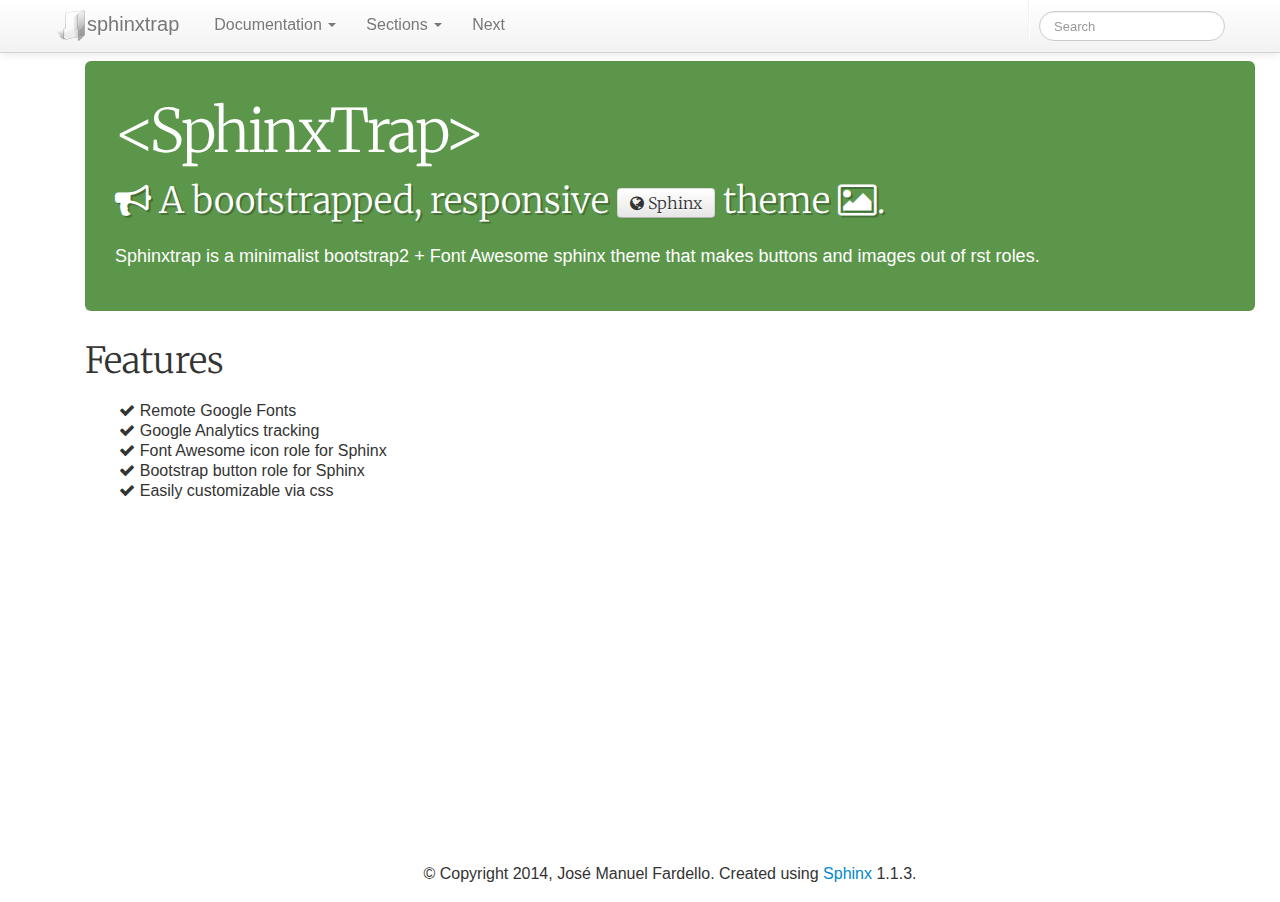
<file: index.html>
<!DOCTYPE html>


<html lang="en">
  <head>
    <meta http-equiv="Content-Type" content="text/html; charset=utf-8" />
    <meta name="viewport" content="width=device-width, initial-scale=1.0">
    
    <title>&lt;SphinxTrap&gt; &mdash; sphinxtrap 0.2.2 documentation</title>
    
    <link
href='http://fonts.googleapis.com/css?family=Source+Code+Pro|Merriweather'
rel='stylesheet' type='text/css'>
    <link rel="stylesheet" href="_static/bootstrap.css" type="text/css" />
    <link rel="stylesheet" href="_static/pygments.css" type="text/css" />
    <link rel="stylesheet" href="_static/bootstrap-responsive.min.css" type="text/css" />
    
    <script type="text/javascript">
      var DOCUMENTATION_OPTIONS = {
        URL_ROOT:    '',
        VERSION:     '0.2.2',
        COLLAPSE_INDEX: false,
        FILE_SUFFIX: '.html',
        HAS_SOURCE:  true
      };
    </script>
    <script type="text/javascript" src="_static/jquery.js"></script>
    <script type="text/javascript" src="_static/underscore.js"></script>
    <script type="text/javascript" src="_static/doctools.js"></script>
    <script type="text/javascript" src="_static/bootstrap.js"></script>
    <script type="text/javascript" src="_static/overrides.js"></script>
    <link rel="shortcut icon" href="_static/favicon.ico"/>
    <link rel="top" title="sphinxtrap 0.2.2 documentation" href="#" />
    <link rel="next" title="Install" href="install.html" /> 
  </head>
  <body >



    <div class="wrapper">
        <div class="container" id="toprow">
            <div class="row-12">
                <div class="span12">


    
 

<script type="text/javascript">

//<![CDATA[
    window.new_page = 1
 

    window.icon_globe = 1
 
//]]>
</script>

<div class="navbar navbar-fixed-top">
    <div class="navbar-inner">
        <div class="container">

            <a class="btn btn-navbar" data-toggle="collapse" data-target=".nav-collapse">
               <span class="icon-bar"></span>
               <span class="icon-bar"></span>
               <span class="icon-bar"></span>
            </a>


            <a class="brand" href="#"><img
                src="_static/img/logo.png"
            alt="home">sphinxtrap</a>
        <div class="nav-collapse collapse"> 
            <ul class="nav">
      
                <li class="dropdown scroll">
                    <a href="#" class="dropdown-toggle"
                        data-toggle="dropdown">Documentation <b class="caret"></b></a>

        <ul id="nav" class="dropdown-menu" role="menu" aria-labelledby="dLabel"><li class="scroll"> <a tabindex="-1" href="install.html">Install</a> </li>
            
            <li class="dropdown-submenu scroll">
                <a href="install.html#configuration">Configuration</a>
                <ul class="dropdown-menu"> <li class="scroll"> <a tabindex="-1" href="install.html#optional-settings">Optional settings</a> </li>
            </ul>
            </li>
            <li class="dropdown-submenu scroll">
                <a href="usage.html">Usage</a>
                <ul class="dropdown-menu"> <li class="scroll"> <a tabindex="-1" href="usage.html#font-awesome-icons">Font Awesome icons</a> </li>
            <li class="scroll"> <a tabindex="-1" href="usage.html#bootstrap-buttons">Bootstrap buttons</a> </li>
            <li class="scroll"> <a tabindex="-1" href="usage.html#bootstrap-containers">Bootstrap containers</a> </li>
            <li class="scroll"> <a tabindex="-1" href="usage.html#overriding-styles">Overriding styles</a> </li>
            </ul>
            </li>
        </ul>
                </li>
                <li class="dropdown">
                    <a href="#" class="dropdown-toggle"
                        data-toggle="dropdown">Sections <b class="caret"></b></a>

        <ul id="nav" class="dropdown-menu" role="menu" aria-labelledby="dLabel"><li class="scroll"> <a tabindex="-1" href="#">SphinxTrap</a> </li>
            <li class="scroll"> <a tabindex="-1" href="#features">Features</a> </li>
            
        </ul>

                </li>
               <li> <a title="Install" href="install.html">Next</a></li>
            </ul>
            <ul class="nav pull-right">
                      <li class="divider-vertical"></li>
                      <li>
                         <form class="navbar-search pull-left"
                             action="search.html" method="GET">
                            <input type="text" name="q" class="search-query span2" placeholder="Search">
                        </form>
                      </li>
                    </ul>
            </div>
        </div>
    </div>
</div>
                    <div class="documentwrapper">
                        <div class="body" id="bdy">
                            
  <div class="toctree-wrapper compound">
</div>
<div class="section" id="sphinxtrap">
<h1>&lt;SphinxTrap&gt;<a class="headerlink" href="#sphinxtrap" title="Permalink to this headline">¶</a></h1>
<div class="hero-unit hero-relocate-h1 hero-first-h2 container">
<p><em class="icon-bullhorn icon-holder"></em> A bootstrapped, responsive <a class="btn reference external" href="http://sphinx-doc.org/"><em class="icon-globe icon-holder"></em> Sphinx </a> theme <em class="icon-picture icon-holder"></em>.</p>
<p>Sphinxtrap is a minimalist bootstrap2 + Font Awesome sphinx theme that makes buttons and images out of rst roles.</p>
</div>
<div class="section" id="features">
<h2>Features<a class="headerlink" href="#features" title="Permalink to this headline">¶</a></h2>
<div class="pull-left clearfix container">
<ul class="simple">
<li><em class="icon-ok icon-holder"></em> Remote Google Fonts</li>
<li><em class="icon-ok icon-holder"></em> Google Analytics tracking</li>
<li><em class="icon-ok icon-holder"></em> Font Awesome icon role for Sphinx</li>
<li><em class="icon-ok icon-holder"></em> Bootstrap button role for Sphinx</li>
<li><em class="icon-ok icon-holder"></em> Easily customizable via css</li>
</ul>
</div>
</div>
</div>


                        </div>
                    </div>
                </div>
            </div>
        </div>
        <div class="push"><!--//--></div>
    </div>
    <div class="footer container">
        <div class="span12">
              &copy; Copyright 
              <span id="contact">2014, José Manuel Fardello. </span>
              
              Created using <a href="http://sphinx.pocoo.org/">Sphinx</a> 1.1.3.
        </div>
    </div>
    
    </body>
</html>
</file>
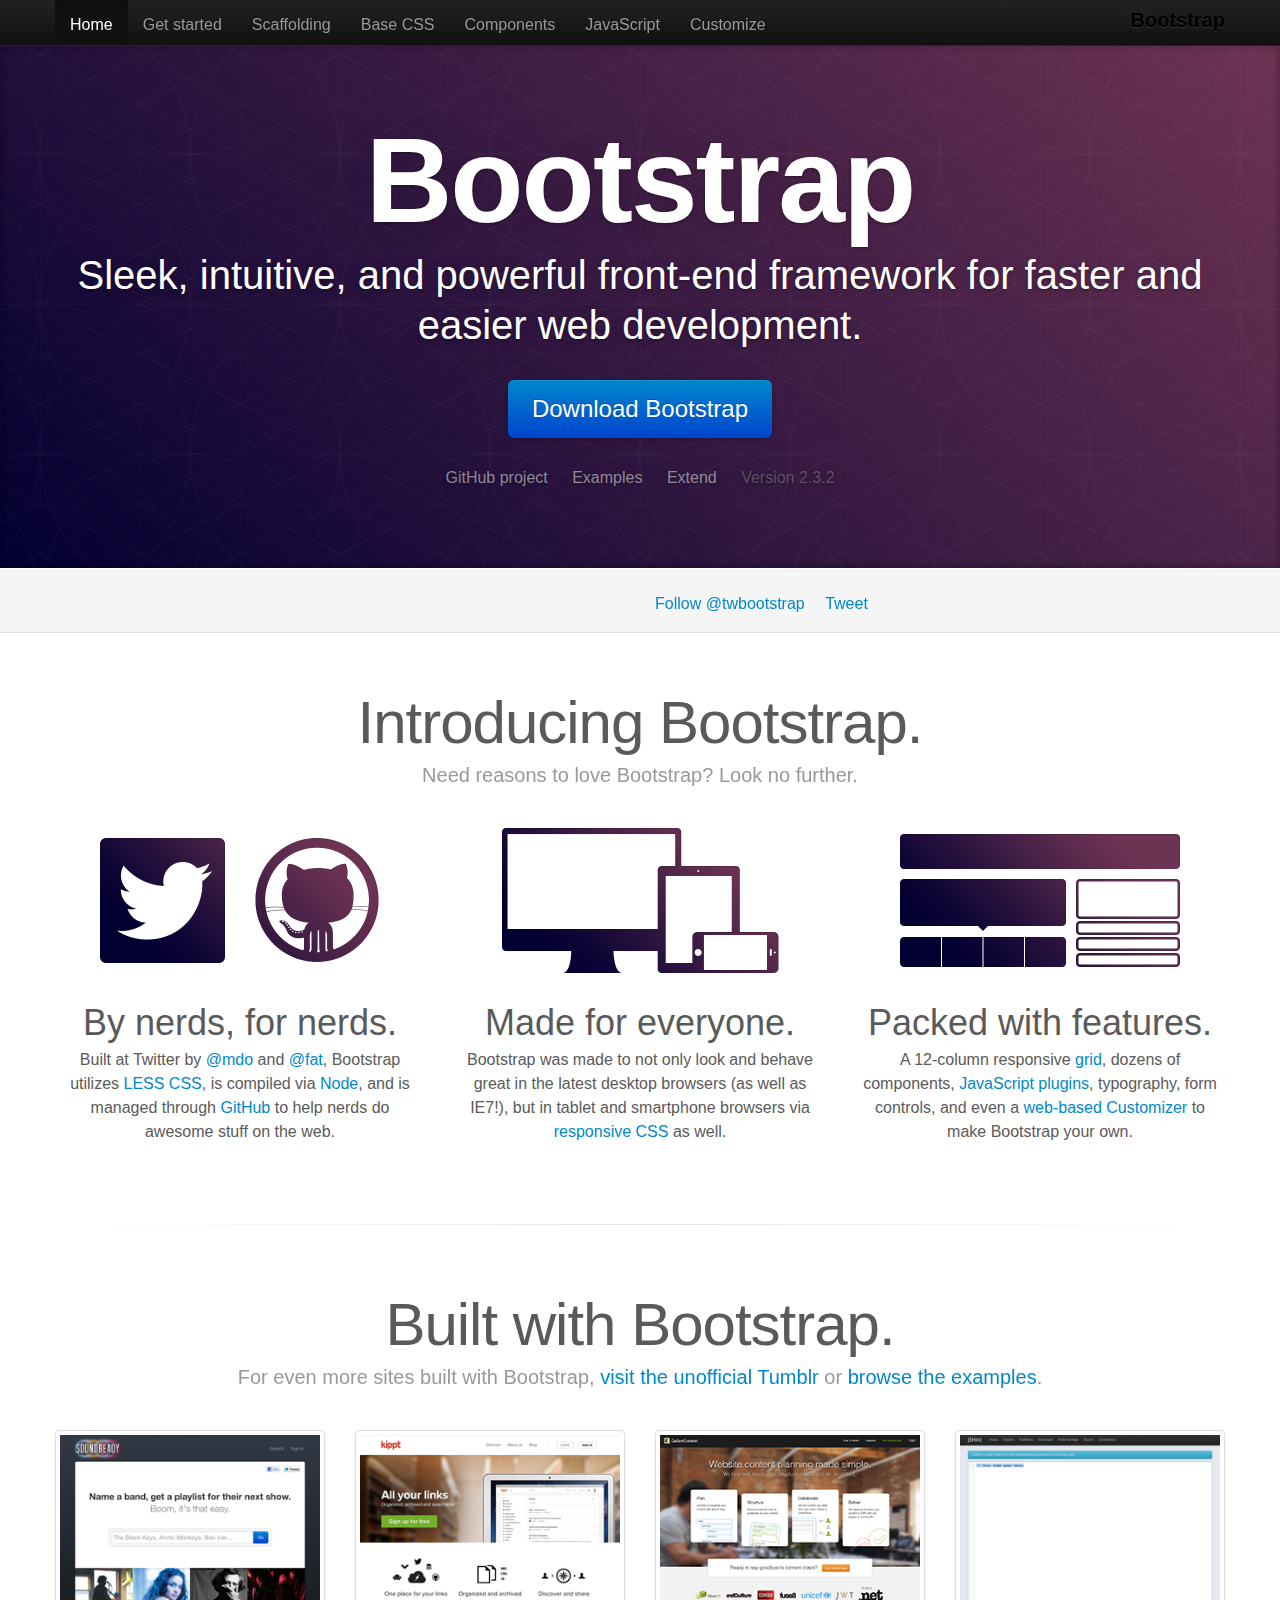
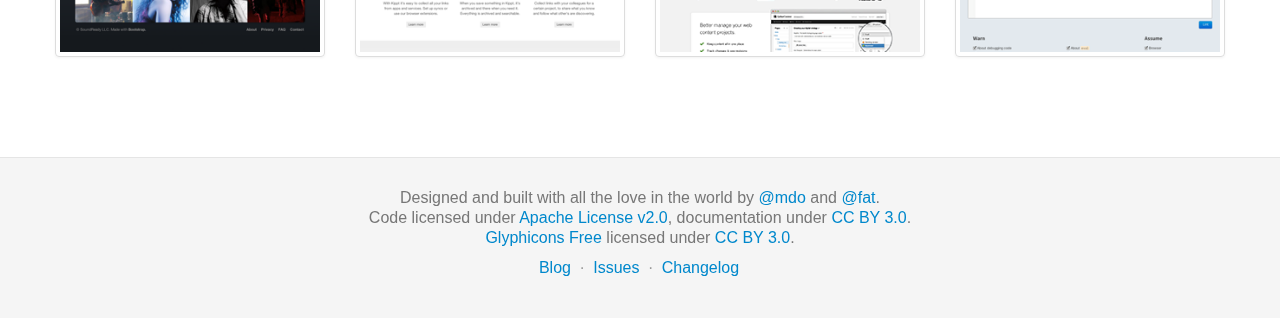
<file: sphinxtrap/bootstrap_source/docs/index.html>
<!DOCTYPE html>
<html lang="en">
  <head>
    <meta charset="utf-8">
    <title>Bootstrap</title>
    <meta name="viewport" content="width=device-width, initial-scale=1.0">
    <meta name="description" content="">
    <meta name="author" content="">

    <!-- Le styles -->
    <link href="assets/css/bootstrap.css" rel="stylesheet">
    <link href="assets/css/bootstrap-responsive.css" rel="stylesheet">
    <link href="assets/css/docs.css" rel="stylesheet">
    <link href="assets/js/google-code-prettify/prettify.css" rel="stylesheet">

    <!-- Le HTML5 shim, for IE6-8 support of HTML5 elements -->
    <!--[if lt IE 9]>
      <script src="assets/js/html5shiv.js"></script>
    <![endif]-->

    <!-- Le fav and touch icons -->
    <link rel="apple-touch-icon-precomposed" sizes="144x144" href="assets/ico/apple-touch-icon-144-precomposed.png">
    <link rel="apple-touch-icon-precomposed" sizes="114x114" href="assets/ico/apple-touch-icon-114-precomposed.png">
      <link rel="apple-touch-icon-precomposed" sizes="72x72" href="assets/ico/apple-touch-icon-72-precomposed.png">
                    <link rel="apple-touch-icon-precomposed" href="assets/ico/apple-touch-icon-57-precomposed.png">
                                   <link rel="shortcut icon" href="assets/ico/favicon.png">

  </head>

  <body data-spy="scroll" data-target=".bs-docs-sidebar">

    <!-- Navbar
    ================================================== -->
    <div class="navbar navbar-inverse navbar-fixed-top">
      <div class="navbar-inner">
        <div class="container">
          <button type="button" class="btn btn-navbar" data-toggle="collapse" data-target=".nav-collapse">
            <span class="icon-bar"></span>
            <span class="icon-bar"></span>
            <span class="icon-bar"></span>
          </button>
          <a class="brand" href="./index.html">Bootstrap</a>
          <div class="nav-collapse collapse">
            <ul class="nav">
              <li class="active">
                <a href="./index.html">Home</a>
              </li>
              <li class="">
                <a href="./getting-started.html">Get started</a>
              </li>
              <li class="">
                <a href="./scaffolding.html">Scaffolding</a>
              </li>
              <li class="">
                <a href="./base-css.html">Base CSS</a>
              </li>
              <li class="">
                <a href="./components.html">Components</a>
              </li>
              <li class="">
                <a href="./javascript.html">JavaScript</a>
              </li>
              <li class="">
                <a href="./customize.html">Customize</a>
              </li>
            </ul>
          </div>
        </div>
      </div>
    </div>

<div class="jumbotron masthead">
  <div class="container">
    <h1>Bootstrap</h1>
    <p>Sleek, intuitive, and powerful front-end framework for faster and easier web development.</p>
    <p>
      <a href="https://github.com/twbs/bootstrap/archive/v2.3.2.zip" class="btn btn-primary btn-large" >Download Bootstrap</a>
    </p>
    <ul class="masthead-links">
      <li>
        <a href="http://github.com/twbs/bootstrap" >GitHub project</a>
      </li>
      <li>
        <a href="./getting-started.html#examples" >Examples</a>
      </li>
      <li>
        <a href="./extend.html" >Extend</a>
      </li>
      <li>
        Version 2.3.2
      </li>
    </ul>
  </div>
</div>

<div class="bs-docs-social">
  <div class="container">
    <ul class="bs-docs-social-buttons">
      <li>
        <iframe class="github-btn" src="http://ghbtns.com/github-btn.html?user=twbs&repo=bootstrap&type=watch&count=true" allowtransparency="true" frameborder="0" scrolling="0" width="100px" height="20px"></iframe>
      </li>
      <li>
        <iframe class="github-btn" src="http://ghbtns.com/github-btn.html?user=twbs&repo=bootstrap&type=fork&count=true" allowtransparency="true" frameborder="0" scrolling="0" width="102px" height="20px"></iframe>
      </li>
      <li class="follow-btn">
        <a href="https://twitter.com/twbootstrap" class="twitter-follow-button" data-link-color="#0069D6" data-show-count="true">Follow @twbootstrap</a>
      </li>
      <li class="tweet-btn">
        <a href="https://twitter.com/share" class="twitter-share-button" data-url="http://getbootstrap.com" data-count="horizontal" data-via="twbootstrap" data-related="mdo:Creator of Bootstrap">Tweet</a>
      </li>
    </ul>
  </div>
</div>

<div class="container">

  <div class="marketing">

    <h1>Introducing Bootstrap.</h1>
    <p class="marketing-byline">Need reasons to love Bootstrap? Look no further.</p>

    <div class="row-fluid">
      <div class="span4">
        <img class="marketing-img" src="assets/img/bs-docs-twitter-github.png">
        <h2>By nerds, for nerds.</h2>
        <p>Built at Twitter by <a href="http://twitter.com/mdo">@mdo</a> and <a href="http://twitter.com/fat">@fat</a>, Bootstrap utilizes <a href="http://lesscss.org">LESS CSS</a>, is compiled via <a href="http://nodejs.org">Node</a>, and is managed through <a href="http://github.com">GitHub</a> to help nerds do awesome stuff on the web.</p>
      </div>
      <div class="span4">
        <img class="marketing-img" src="assets/img/bs-docs-responsive-illustrations.png">
        <h2>Made for everyone.</h2>
        <p>Bootstrap was made to not only look and behave great in the latest desktop browsers (as well as IE7!), but in tablet and smartphone browsers via <a href="./scaffolding.html#responsive">responsive CSS</a> as well.</p>
      </div>
      <div class="span4">
        <img class="marketing-img" src="assets/img/bs-docs-bootstrap-features.png">
        <h2>Packed with features.</h2>
        <p>A 12-column responsive <a href="./scaffolding.html#gridSystem">grid</a>, dozens of components, <a href="./javascript.html">JavaScript plugins</a>, typography, form controls, and even a <a href="./customize.html">web-based Customizer</a> to make Bootstrap your own.</p>
      </div>
    </div>

    <hr class="soften">

    <h1>Built with Bootstrap.</h1>
    <p class="marketing-byline">For even more sites built with Bootstrap, <a href="http://builtwithbootstrap.tumblr.com/" target="_blank">visit the unofficial Tumblr</a> or <a href="./getting-started.html#examples">browse the examples</a>.</p>
    <div class="row-fluid">
      <ul class="thumbnails example-sites">
        <li class="span3">
          <a class="thumbnail" href="http://soundready.fm/" target="_blank">
            <img src="assets/img/example-sites/soundready.png" alt="SoundReady.fm">
          </a>
        </li>
        <li class="span3">
          <a class="thumbnail" href="http://kippt.com/" target="_blank">
            <img src="assets/img/example-sites/kippt.png" alt="Kippt">
          </a>
        </li>
        <li class="span3">
          <a class="thumbnail" href="http://www.gathercontent.com/" target="_blank">
            <img src="assets/img/example-sites/gathercontent.png" alt="Gather Content">
          </a>
        </li>
        <li class="span3">
          <a class="thumbnail" href="http://www.jshint.com/" target="_blank">
            <img src="assets/img/example-sites/jshint.png" alt="JS Hint">
          </a>
        </li>
      </ul>
     </div>

  </div>

</div>



    <!-- Footer
    ================================================== -->
    <footer class="footer">
      <div class="container">
        <p>Designed and built with all the love in the world by <a href="http://twitter.com/mdo" target="_blank">@mdo</a> and <a href="http://twitter.com/fat" target="_blank">@fat</a>.</p>
        <p>Code licensed under <a href="http://www.apache.org/licenses/LICENSE-2.0" target="_blank">Apache License v2.0</a>, documentation under <a href="http://creativecommons.org/licenses/by/3.0/">CC BY 3.0</a>.</p>
        <p><a href="http://glyphicons.com">Glyphicons Free</a> licensed under <a href="http://creativecommons.org/licenses/by/3.0/">CC BY 3.0</a>.</p>
        <ul class="footer-links">
          <li><a href="http://blog.getbootstrap.com">Blog</a></li>
          <li class="muted">&middot;</li>
          <li><a href="https://github.com/twbs/bootstrap/issues?state=open">Issues</a></li>
          <li class="muted">&middot;</li>
          <li><a href="https://github.com/twbs/bootstrap/releases">Changelog</a></li>
        </ul>
      </div>
    </footer>



    <!-- Le javascript
    ================================================== -->
    <!-- Placed at the end of the document so the pages load faster -->
    <script type="text/javascript" src="http://platform.twitter.com/widgets.js"></script>
    <script src="assets/js/jquery.js"></script>
    <script src="assets/js/bootstrap-transition.js"></script>
    <script src="assets/js/bootstrap-alert.js"></script>
    <script src="assets/js/bootstrap-modal.js"></script>
    <script src="assets/js/bootstrap-dropdown.js"></script>
    <script src="assets/js/bootstrap-scrollspy.js"></script>
    <script src="assets/js/bootstrap-tab.js"></script>
    <script src="assets/js/bootstrap-tooltip.js"></script>
    <script src="assets/js/bootstrap-popover.js"></script>
    <script src="assets/js/bootstrap-button.js"></script>
    <script src="assets/js/bootstrap-collapse.js"></script>
    <script src="assets/js/bootstrap-carousel.js"></script>
    <script src="assets/js/bootstrap-typeahead.js"></script>
    <script src="assets/js/bootstrap-affix.js"></script>

    <script src="assets/js/holder/holder.js"></script>
    <script src="assets/js/google-code-prettify/prettify.js"></script>

    <script src="assets/js/application.js"></script>



  </body>
</html>
</file>
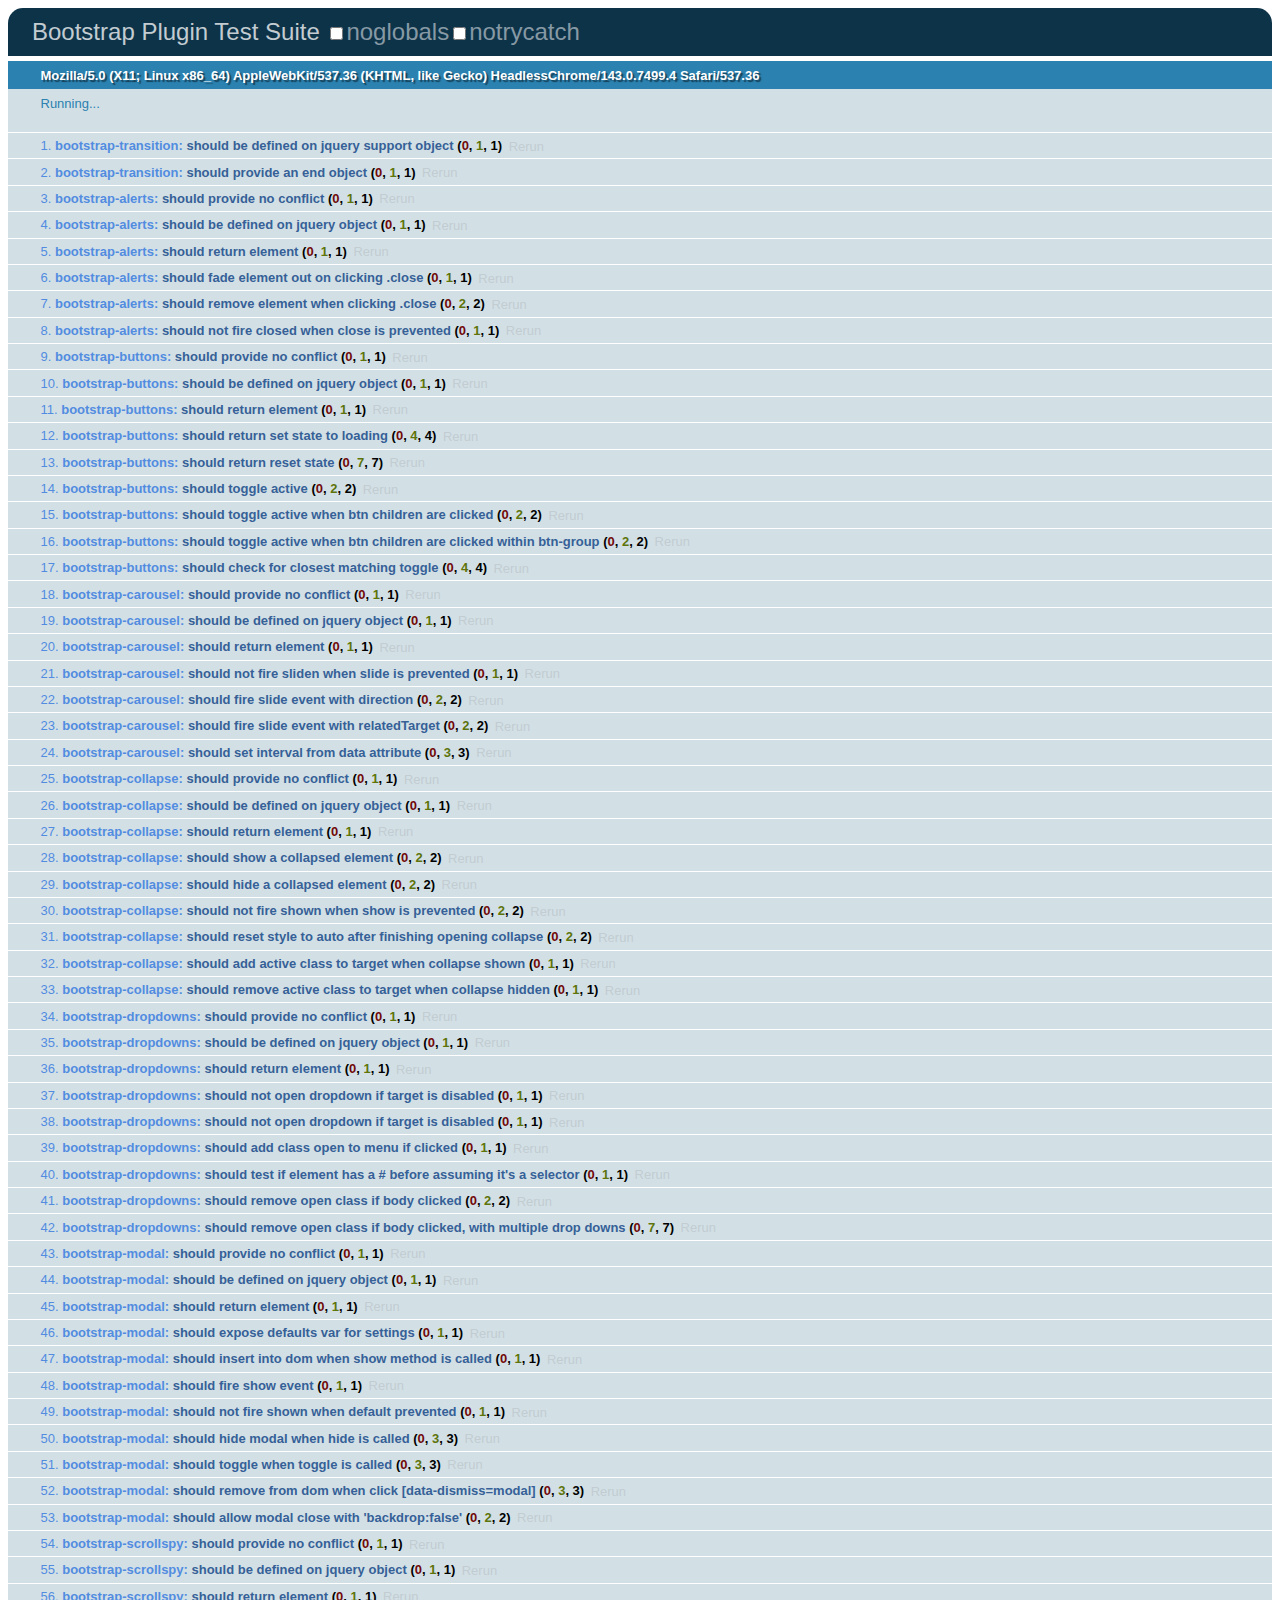
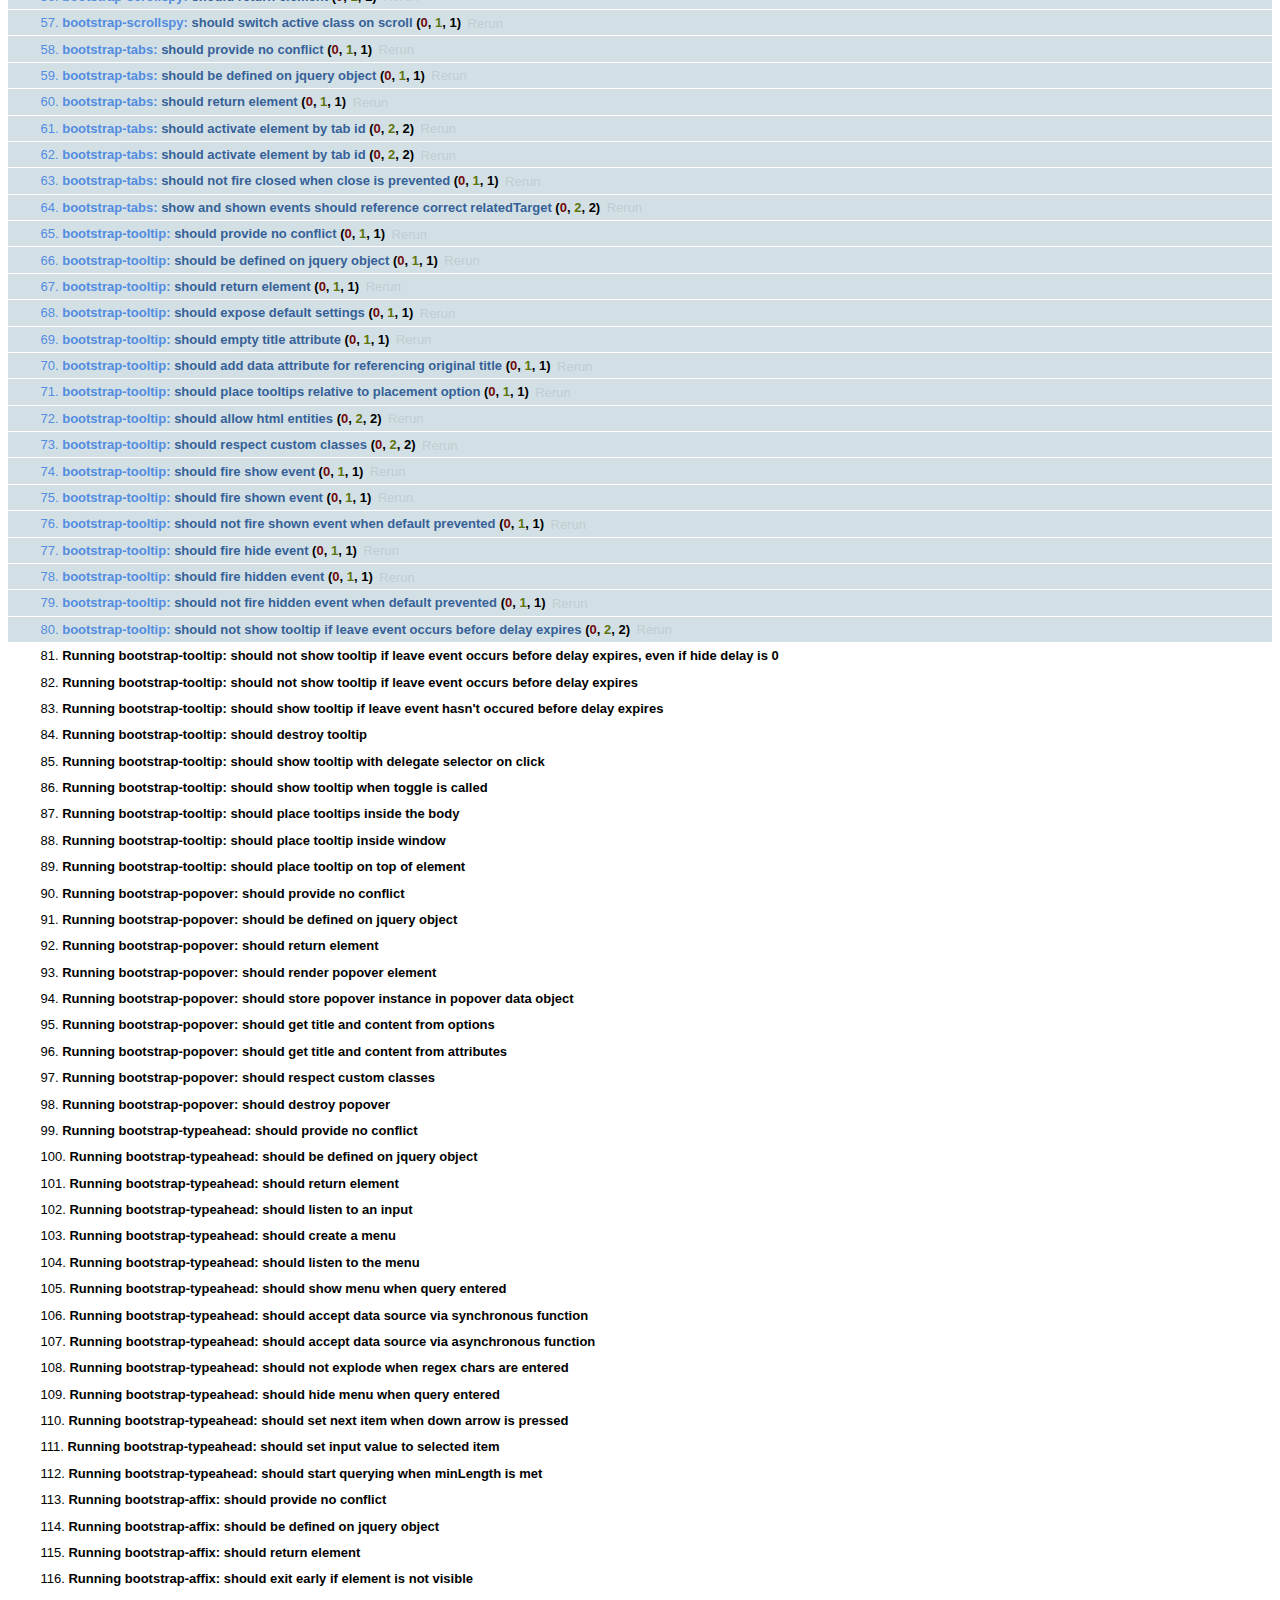
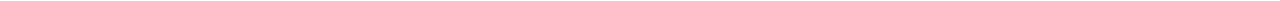
<file: sphinxtrap/bootstrap_source/js/tests/index.html>
<!DOCTYPE HTML>
<html>
<head>
  <title>Bootstrap Plugin Test Suite</title>

  <!-- jquery -->
  <!--<script src="http://code.jquery.com/jquery-1.7.min.js"></script>-->
  <script src="vendor/jquery.js"></script>

  <!-- qunit -->
  <link rel="stylesheet" href="vendor/qunit.css" type="text/css" media="screen" />
  <script src="vendor/qunit.js"></script>

  <!-- phantomjs logging script-->
  <script src="unit/bootstrap-phantom.js"></script>

  <!--  plugin sources -->
  <script src="../../js/bootstrap-transition.js"></script>
  <script src="../../js/bootstrap-alert.js"></script>
  <script src="../../js/bootstrap-button.js"></script>
  <script src="../../js/bootstrap-carousel.js"></script>
  <script src="../../js/bootstrap-collapse.js"></script>
  <script src="../../js/bootstrap-dropdown.js"></script>
  <script src="../../js/bootstrap-modal.js"></script>
  <script src="../../js/bootstrap-scrollspy.js"></script>
  <script src="../../js/bootstrap-tab.js"></script>
  <script src="../../js/bootstrap-tooltip.js"></script>
  <script src="../../js/bootstrap-popover.js"></script>
  <script src="../../js/bootstrap-typeahead.js"></script>
  <script src="../../js/bootstrap-affix.js"></script>

  <!-- unit tests -->
  <script src="unit/bootstrap-transition.js"></script>
  <script src="unit/bootstrap-alert.js"></script>
  <script src="unit/bootstrap-button.js"></script>
  <script src="unit/bootstrap-carousel.js"></script>
  <script src="unit/bootstrap-collapse.js"></script>
  <script src="unit/bootstrap-dropdown.js"></script>
  <script src="unit/bootstrap-modal.js"></script>
  <script src="unit/bootstrap-scrollspy.js"></script>
  <script src="unit/bootstrap-tab.js"></script>
  <script src="unit/bootstrap-tooltip.js"></script>
  <script src="unit/bootstrap-popover.js"></script>
  <script src="unit/bootstrap-typeahead.js"></script>
  <script src="unit/bootstrap-affix.js"></script>
</head>
<body>
  <div>
    <h1 id="qunit-header">Bootstrap Plugin Test Suite</h1>
    <h2 id="qunit-banner"></h2>
    <h2 id="qunit-userAgent"></h2>
    <ol id="qunit-tests"></ol>
    <div id="qunit-fixture"></div>
  </div>
</body>
</html>
</file>
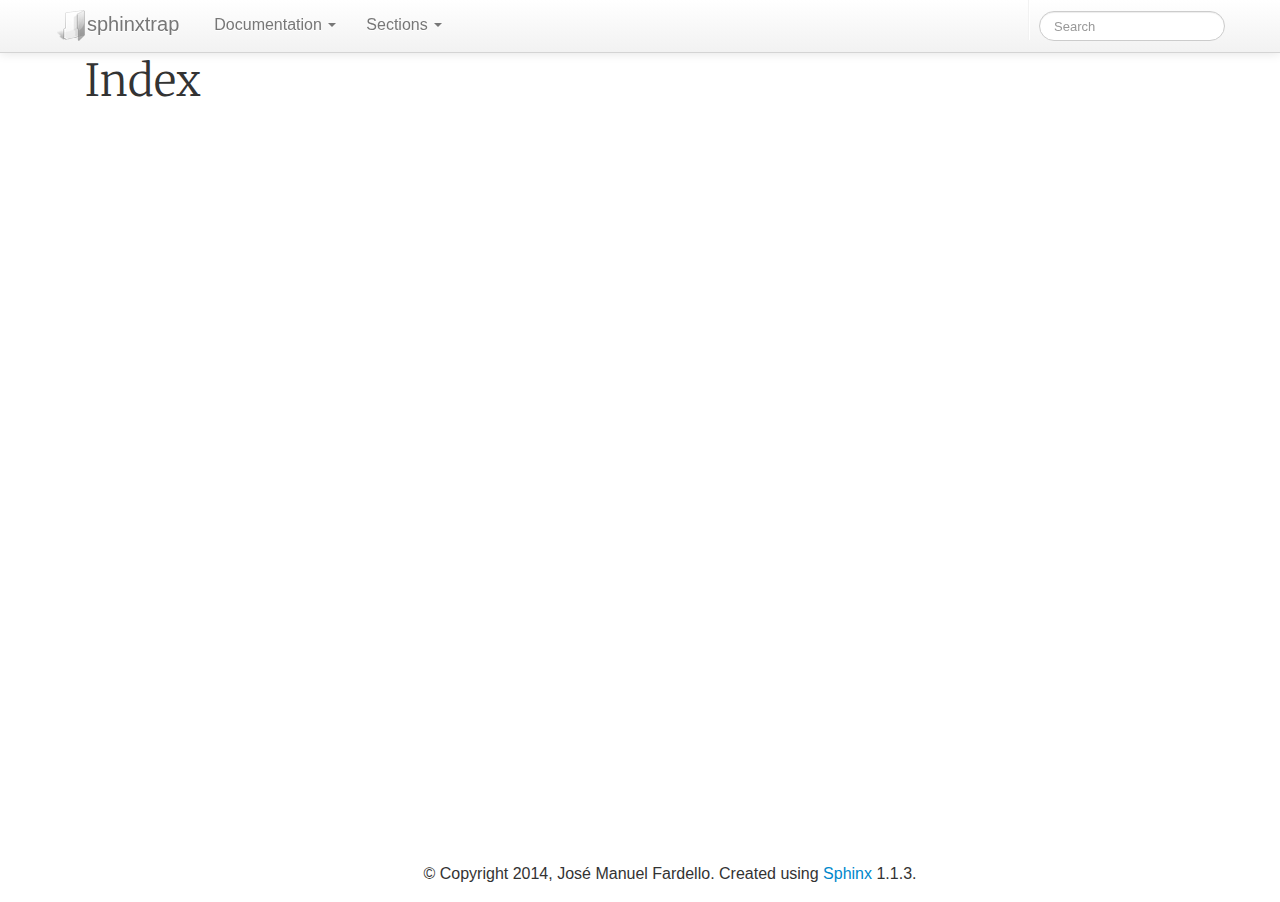
<file: genindex.html>
<!DOCTYPE html>


<html lang="en">
  <head>
    <meta http-equiv="Content-Type" content="text/html; charset=utf-8" />
    <meta name="viewport" content="width=device-width, initial-scale=1.0">
    
    <title>Index &mdash; sphinxtrap 0.2.2 documentation</title>
    
    <link
href='http://fonts.googleapis.com/css?family=Source+Code+Pro|Merriweather'
rel='stylesheet' type='text/css'>
    <link rel="stylesheet" href="_static/bootstrap.css" type="text/css" />
    <link rel="stylesheet" href="_static/pygments.css" type="text/css" />
    <link rel="stylesheet" href="_static/bootstrap-responsive.min.css" type="text/css" />
    
    <script type="text/javascript">
      var DOCUMENTATION_OPTIONS = {
        URL_ROOT:    '',
        VERSION:     '0.2.2',
        COLLAPSE_INDEX: false,
        FILE_SUFFIX: '.html',
        HAS_SOURCE:  true
      };
    </script>
    <script type="text/javascript" src="_static/jquery.js"></script>
    <script type="text/javascript" src="_static/underscore.js"></script>
    <script type="text/javascript" src="_static/doctools.js"></script>
    <script type="text/javascript" src="_static/bootstrap.js"></script>
    <script type="text/javascript" src="_static/overrides.js"></script>
    <link rel="shortcut icon" href="_static/favicon.ico"/>
    <link rel="top" title="sphinxtrap 0.2.2 documentation" href="index.html" /> 
  </head>
  <body >



    <div class="wrapper">
        <div class="container" id="toprow">
            <div class="row-12">
                <div class="span12">


    
 

<script type="text/javascript">

//<![CDATA[
    window.new_page = 1
 

    window.icon_globe = 1
 
//]]>
</script>

<div class="navbar navbar-fixed-top">
    <div class="navbar-inner">
        <div class="container">

            <a class="btn btn-navbar" data-toggle="collapse" data-target=".nav-collapse">
               <span class="icon-bar"></span>
               <span class="icon-bar"></span>
               <span class="icon-bar"></span>
            </a>


            <a class="brand" href="index.html"><img
                src="_static/img/logo.png"
            alt="home">sphinxtrap</a>
        <div class="nav-collapse collapse"> 
            <ul class="nav">
      
                <li class="dropdown scroll">
                    <a href="#" class="dropdown-toggle"
                        data-toggle="dropdown">Documentation <b class="caret"></b></a>

        <ul id="nav" class="dropdown-menu" role="menu" aria-labelledby="dLabel"><li class="scroll"> <a tabindex="-1" href="install.html">Install</a> </li>
            
            <li class="dropdown-submenu scroll">
                <a href="install.html#configuration">Configuration</a>
                <ul class="dropdown-menu"> <li class="scroll"> <a tabindex="-1" href="install.html#optional-settings">Optional settings</a> </li>
            </ul>
            </li>
            <li class="dropdown-submenu scroll">
                <a href="usage.html">Usage</a>
                <ul class="dropdown-menu"> <li class="scroll"> <a tabindex="-1" href="usage.html#font-awesome-icons">Font Awesome icons</a> </li>
            <li class="scroll"> <a tabindex="-1" href="usage.html#bootstrap-buttons">Bootstrap buttons</a> </li>
            <li class="scroll"> <a tabindex="-1" href="usage.html#bootstrap-containers">Bootstrap containers</a> </li>
            <li class="scroll"> <a tabindex="-1" href="usage.html#overriding-styles">Overriding styles</a> </li>
            </ul>
            </li>
        </ul>
                </li>
                <li class="dropdown">
                    <a href="#" class="dropdown-toggle"
                        data-toggle="dropdown">Sections <b class="caret"></b></a>

        <ul id="nav" class="dropdown-menu" role="menu" aria-labelledby="dLabel">
        </ul>

                </li>
            </ul>
            <ul class="nav pull-right">
                      <li class="divider-vertical"></li>
                      <li>
                         <form class="navbar-search pull-left"
                             action="search.html" method="GET">
                            <input type="text" name="q" class="search-query span2" placeholder="Search">
                        </form>
                      </li>
                    </ul>
            </div>
        </div>
    </div>
</div>
                    <div class="documentwrapper">
                        <div class="body" id="bdy">
                            

<h1 id="index">Index</h1>

<div class="genindex-jumpbox">
 
</div>


                        </div>
                    </div>
                </div>
            </div>
        </div>
        <div class="push"><!--//--></div>
    </div>
    <div class="footer container">
        <div class="span12">
              &copy; Copyright 
              <span id="contact">2014, José Manuel Fardello. </span>
              
              Created using <a href="http://sphinx.pocoo.org/">Sphinx</a> 1.1.3.
        </div>
    </div>
    
    </body>
</html>
</file>
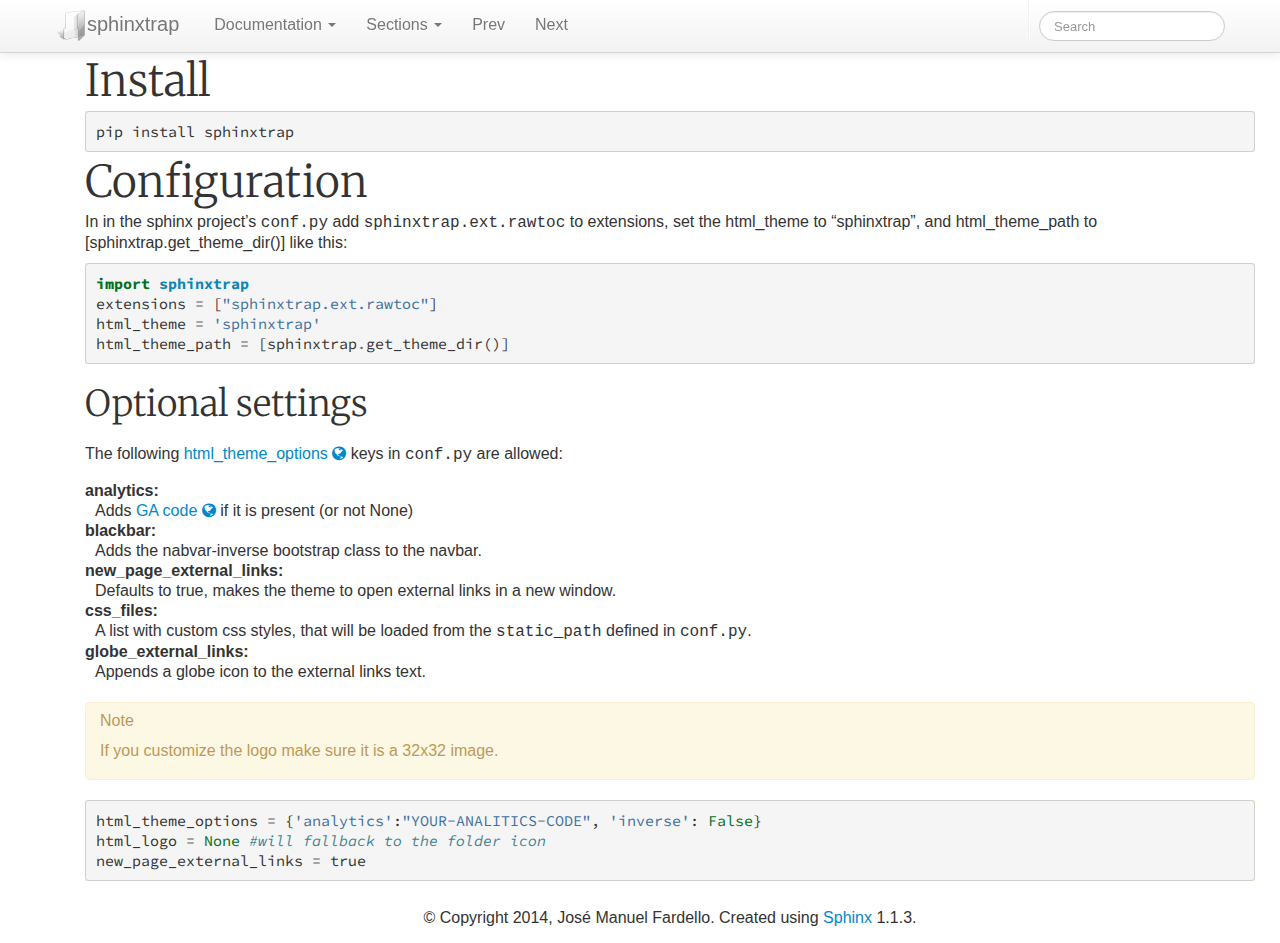
<file: install.html>
<!DOCTYPE html>


<html lang="en">
  <head>
    <meta http-equiv="Content-Type" content="text/html; charset=utf-8" />
    <meta name="viewport" content="width=device-width, initial-scale=1.0">
    
    <title>Install &mdash; sphinxtrap 0.2.2 documentation</title>
    
    <link
href='http://fonts.googleapis.com/css?family=Source+Code+Pro|Merriweather'
rel='stylesheet' type='text/css'>
    <link rel="stylesheet" href="_static/bootstrap.css" type="text/css" />
    <link rel="stylesheet" href="_static/pygments.css" type="text/css" />
    <link rel="stylesheet" href="_static/bootstrap-responsive.min.css" type="text/css" />
    
    <script type="text/javascript">
      var DOCUMENTATION_OPTIONS = {
        URL_ROOT:    '',
        VERSION:     '0.2.2',
        COLLAPSE_INDEX: false,
        FILE_SUFFIX: '.html',
        HAS_SOURCE:  true
      };
    </script>
    <script type="text/javascript" src="_static/jquery.js"></script>
    <script type="text/javascript" src="_static/underscore.js"></script>
    <script type="text/javascript" src="_static/doctools.js"></script>
    <script type="text/javascript" src="_static/bootstrap.js"></script>
    <script type="text/javascript" src="_static/overrides.js"></script>
    <link rel="shortcut icon" href="_static/favicon.ico"/>
    <link rel="top" title="sphinxtrap 0.2.2 documentation" href="index.html" />
    <link rel="next" title="Usage" href="usage.html" />
    <link rel="prev" title="&lt;SphinxTrap&gt;" href="index.html" /> 
  </head>
  <body >



    <div class="wrapper">
        <div class="container" id="toprow">
            <div class="row-12">
                <div class="span12">


    
 

<script type="text/javascript">

//<![CDATA[
    window.new_page = 1
 

    window.icon_globe = 1
 
//]]>
</script>

<div class="navbar navbar-fixed-top">
    <div class="navbar-inner">
        <div class="container">

            <a class="btn btn-navbar" data-toggle="collapse" data-target=".nav-collapse">
               <span class="icon-bar"></span>
               <span class="icon-bar"></span>
               <span class="icon-bar"></span>
            </a>


            <a class="brand" href="index.html"><img
                src="_static/img/logo.png"
            alt="home">sphinxtrap</a>
        <div class="nav-collapse collapse"> 
            <ul class="nav">
      
                <li class="dropdown scroll">
                    <a href="#" class="dropdown-toggle"
                        data-toggle="dropdown">Documentation <b class="caret"></b></a>

        <ul id="nav" class="dropdown-menu" role="menu" aria-labelledby="dLabel"><li class="scroll"> <a tabindex="-1" href="">Install</a> </li>
            
            <li class="dropdown-submenu scroll">
                <a href="#configuration">Configuration</a>
                <ul class="dropdown-menu"> <li class="scroll"> <a tabindex="-1" href="#optional-settings">Optional settings</a> </li>
            </ul>
            </li>
            <li class="dropdown-submenu scroll">
                <a href="usage.html">Usage</a>
                <ul class="dropdown-menu"> <li class="scroll"> <a tabindex="-1" href="usage.html#font-awesome-icons">Font Awesome icons</a> </li>
            <li class="scroll"> <a tabindex="-1" href="usage.html#bootstrap-buttons">Bootstrap buttons</a> </li>
            <li class="scroll"> <a tabindex="-1" href="usage.html#bootstrap-containers">Bootstrap containers</a> </li>
            <li class="scroll"> <a tabindex="-1" href="usage.html#overriding-styles">Overriding styles</a> </li>
            </ul>
            </li>
        </ul>
                </li>
                <li class="dropdown">
                    <a href="#" class="dropdown-toggle"
                        data-toggle="dropdown">Sections <b class="caret"></b></a>

        <ul id="nav" class="dropdown-menu" role="menu" aria-labelledby="dLabel"><li class="scroll"> <a tabindex="-1" href="#">Install</a> </li>
            
        </ul>

                </li>
               <li> <a title="&lt;SphinxTrap&gt;" href="index.html">Prev</a></li>
               <li> <a title="Usage" href="usage.html">Next</a></li>
            </ul>
            <ul class="nav pull-right">
                      <li class="divider-vertical"></li>
                      <li>
                         <form class="navbar-search pull-left"
                             action="search.html" method="GET">
                            <input type="text" name="q" class="search-query span2" placeholder="Search">
                        </form>
                      </li>
                    </ul>
            </div>
        </div>
    </div>
</div>
                    <div class="documentwrapper">
                        <div class="body" id="bdy">
                            
  <div class="section" id="install">
<h1>Install<a class="headerlink" href="#install" title="Permalink to this headline">¶</a></h1>
<div class="highlight-console"><div class="highlight"><pre><span class="go">pip install sphinxtrap</span>
</pre></div>
</div>
</div>
<div class="section" id="configuration">
<h1>Configuration<a class="headerlink" href="#configuration" title="Permalink to this headline">¶</a></h1>
<p>In in the sphinx project&#8217;s <tt class="docutils literal"><span class="pre">conf.py</span></tt> add <tt class="docutils literal"><span class="pre">sphinxtrap.ext.rawtoc</span></tt> to extensions, set
the html_theme to &#8220;sphinxtrap&#8221;, and html_theme_path to [sphinxtrap.get_theme_dir()]
like this:</p>
<div class="highlight-python"><div class="highlight"><pre><span class="kn">import</span> <span class="nn">sphinxtrap</span>
<span class="n">extensions</span> <span class="o">=</span> <span class="p">[</span><span class="s">&quot;sphinxtrap.ext.rawtoc&quot;</span><span class="p">]</span>
<span class="n">html_theme</span> <span class="o">=</span> <span class="s">&#39;sphinxtrap&#39;</span>
<span class="n">html_theme_path</span> <span class="o">=</span> <span class="p">[</span><span class="n">sphinxtrap</span><span class="o">.</span><span class="n">get_theme_dir</span><span class="p">()]</span>
</pre></div>
</div>
<div class="section" id="optional-settings">
<span id="theme-options"></span><h2>Optional settings<a class="headerlink" href="#optional-settings" title="Permalink to this headline">¶</a></h2>
<p>The following <a class="reference external" href="http://sphinx-doc.org/theming.html#using-a-theme">html_theme_options</a> keys in <tt class="docutils literal"><span class="pre">conf.py</span></tt> are allowed:</p>
<dl class="docutils">
<dt>analytics:</dt>
<dd>Adds <a class="reference external" href="https://developers.google.com/analytics/devguides/collection/gajs/methods/">GA code</a>  if it is present (or not None)</dd>
<dt>blackbar:</dt>
<dd>Adds the nabvar-inverse bootstrap class to the navbar.</dd>
<dt>new_page_external_links:</dt>
<dd>Defaults to true, makes the theme to open external links in a new window.</dd>
<dt>css_files:</dt>
<dd>A list with custom css styles, that will be loaded from the <tt class="docutils literal"><span class="pre">static_path</span></tt> defined in <tt class="docutils literal"><span class="pre">conf.py</span></tt>.</dd>
<dt>globe_external_links:</dt>
<dd>Appends a globe icon to the external links text.</dd>
</dl>
<div class="admonition note">
<p class="first admonition-title">Note</p>
<p class="last">If you customize the logo make sure it is a 32x32 image.</p>
</div>
<div class="highlight-python"><div class="highlight"><pre><span class="n">html_theme_options</span> <span class="o">=</span> <span class="p">{</span><span class="s">&#39;analytics&#39;</span><span class="p">:</span><span class="s">&quot;YOUR-ANALITICS-CODE&quot;</span><span class="p">,</span> <span class="s">&#39;inverse&#39;</span><span class="p">:</span> <span class="bp">False</span><span class="p">}</span>
<span class="n">html_logo</span> <span class="o">=</span> <span class="bp">None</span> <span class="c">#will fallback to the folder icon</span>
<span class="n">new_page_external_links</span> <span class="o">=</span> <span class="n">true</span>
</pre></div>
</div>
</div>
</div>


                        </div>
                    </div>
                </div>
            </div>
        </div>
        <div class="push"><!--//--></div>
    </div>
    <div class="footer container">
        <div class="span12">
              &copy; Copyright 
              <span id="contact">2014, José Manuel Fardello. </span>
              
              Created using <a href="http://sphinx.pocoo.org/">Sphinx</a> 1.1.3.
        </div>
    </div>
    
    </body>
</html>
</file>
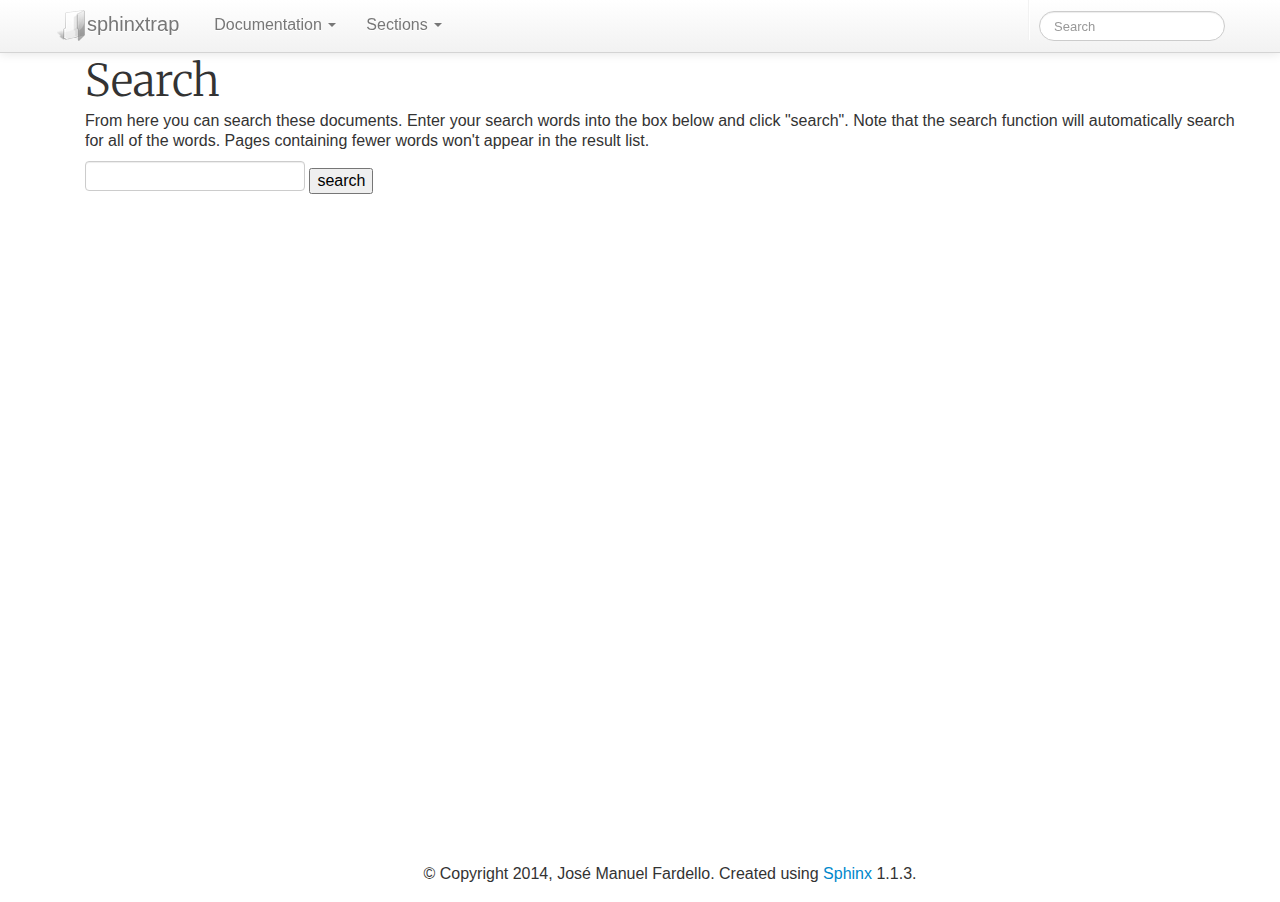
<file: search.html>
<!DOCTYPE html>


<html lang="en">
  <head>
    <meta http-equiv="Content-Type" content="text/html; charset=utf-8" />
    <meta name="viewport" content="width=device-width, initial-scale=1.0">
    
    <title>Search &mdash; sphinxtrap 0.2.2 documentation</title>
    
    <link
href='http://fonts.googleapis.com/css?family=Source+Code+Pro|Merriweather'
rel='stylesheet' type='text/css'>
    <link rel="stylesheet" href="_static/bootstrap.css" type="text/css" />
    <link rel="stylesheet" href="_static/pygments.css" type="text/css" />
    <link rel="stylesheet" href="_static/bootstrap-responsive.min.css" type="text/css" />
    
    <script type="text/javascript">
      var DOCUMENTATION_OPTIONS = {
        URL_ROOT:    '',
        VERSION:     '0.2.2',
        COLLAPSE_INDEX: false,
        FILE_SUFFIX: '.html',
        HAS_SOURCE:  true
      };
    </script>
    <script type="text/javascript" src="_static/jquery.js"></script>
    <script type="text/javascript" src="_static/underscore.js"></script>
    <script type="text/javascript" src="_static/doctools.js"></script>
    <script type="text/javascript" src="_static/searchtools.js"></script>
    <script type="text/javascript" src="_static/bootstrap.js"></script>
    <script type="text/javascript" src="_static/overrides.js"></script>
    <link rel="shortcut icon" href="_static/favicon.ico"/>
    <link rel="top" title="sphinxtrap 0.2.2 documentation" href="index.html" />
  <script type="text/javascript">
    jQuery(function() { Search.loadIndex("searchindex.js"); });
  </script>
   

  </head>
  <body >



    <div class="wrapper">
        <div class="container" id="toprow">
            <div class="row-12">
                <div class="span12">


    
 

<script type="text/javascript">

//<![CDATA[
    window.new_page = 1
 

    window.icon_globe = 1
 
//]]>
</script>

<div class="navbar navbar-fixed-top">
    <div class="navbar-inner">
        <div class="container">

            <a class="btn btn-navbar" data-toggle="collapse" data-target=".nav-collapse">
               <span class="icon-bar"></span>
               <span class="icon-bar"></span>
               <span class="icon-bar"></span>
            </a>


            <a class="brand" href="index.html"><img
                src="_static/img/logo.png"
            alt="home">sphinxtrap</a>
        <div class="nav-collapse collapse"> 
            <ul class="nav">
      
                <li class="dropdown scroll">
                    <a href="#" class="dropdown-toggle"
                        data-toggle="dropdown">Documentation <b class="caret"></b></a>

        <ul id="nav" class="dropdown-menu" role="menu" aria-labelledby="dLabel"><li class="scroll"> <a tabindex="-1" href="install.html">Install</a> </li>
            
            <li class="dropdown-submenu scroll">
                <a href="install.html#configuration">Configuration</a>
                <ul class="dropdown-menu"> <li class="scroll"> <a tabindex="-1" href="install.html#optional-settings">Optional settings</a> </li>
            </ul>
            </li>
            <li class="dropdown-submenu scroll">
                <a href="usage.html">Usage</a>
                <ul class="dropdown-menu"> <li class="scroll"> <a tabindex="-1" href="usage.html#font-awesome-icons">Font Awesome icons</a> </li>
            <li class="scroll"> <a tabindex="-1" href="usage.html#bootstrap-buttons">Bootstrap buttons</a> </li>
            <li class="scroll"> <a tabindex="-1" href="usage.html#bootstrap-containers">Bootstrap containers</a> </li>
            <li class="scroll"> <a tabindex="-1" href="usage.html#overriding-styles">Overriding styles</a> </li>
            </ul>
            </li>
        </ul>
                </li>
                <li class="dropdown">
                    <a href="#" class="dropdown-toggle"
                        data-toggle="dropdown">Sections <b class="caret"></b></a>

        <ul id="nav" class="dropdown-menu" role="menu" aria-labelledby="dLabel">
        </ul>

                </li>
            </ul>
            <ul class="nav pull-right">
                      <li class="divider-vertical"></li>
                      <li>
                         <form class="navbar-search pull-left"
                             action="#" method="GET">
                            <input type="text" name="q" class="search-query span2" placeholder="Search">
                        </form>
                      </li>
                    </ul>
            </div>
        </div>
    </div>
</div>
                    <div class="documentwrapper">
                        <div class="body" id="bdy">
                            
  <h1 id="search-documentation">Search</h1>
  <div id="fallback" class="admonition warning">
  <script type="text/javascript">$('#fallback').hide();</script>
  <p>
    Please activate JavaScript to enable the search
    functionality.
  </p>
  </div>
  <p>
    From here you can search these documents. Enter your search
    words into the box below and click "search". Note that the search
    function will automatically search for all of the words. Pages
    containing fewer words won't appear in the result list.
  </p>
  <form action="" method="get">
    <input type="text" name="q" value="" />
    <input type="submit" value="search" />
    <span id="search-progress" style="padding-left: 10px"></span>
  </form>
  
  <div id="search-results">
  
  </div>

                        </div>
                    </div>
                </div>
            </div>
        </div>
        <div class="push"><!--//--></div>
    </div>
    <div class="footer container">
        <div class="span12">
              &copy; Copyright 
              <span id="contact">2014, José Manuel Fardello. </span>
              
              Created using <a href="http://sphinx.pocoo.org/">Sphinx</a> 1.1.3.
        </div>
    </div>
    
    </body>
</html>
</file>
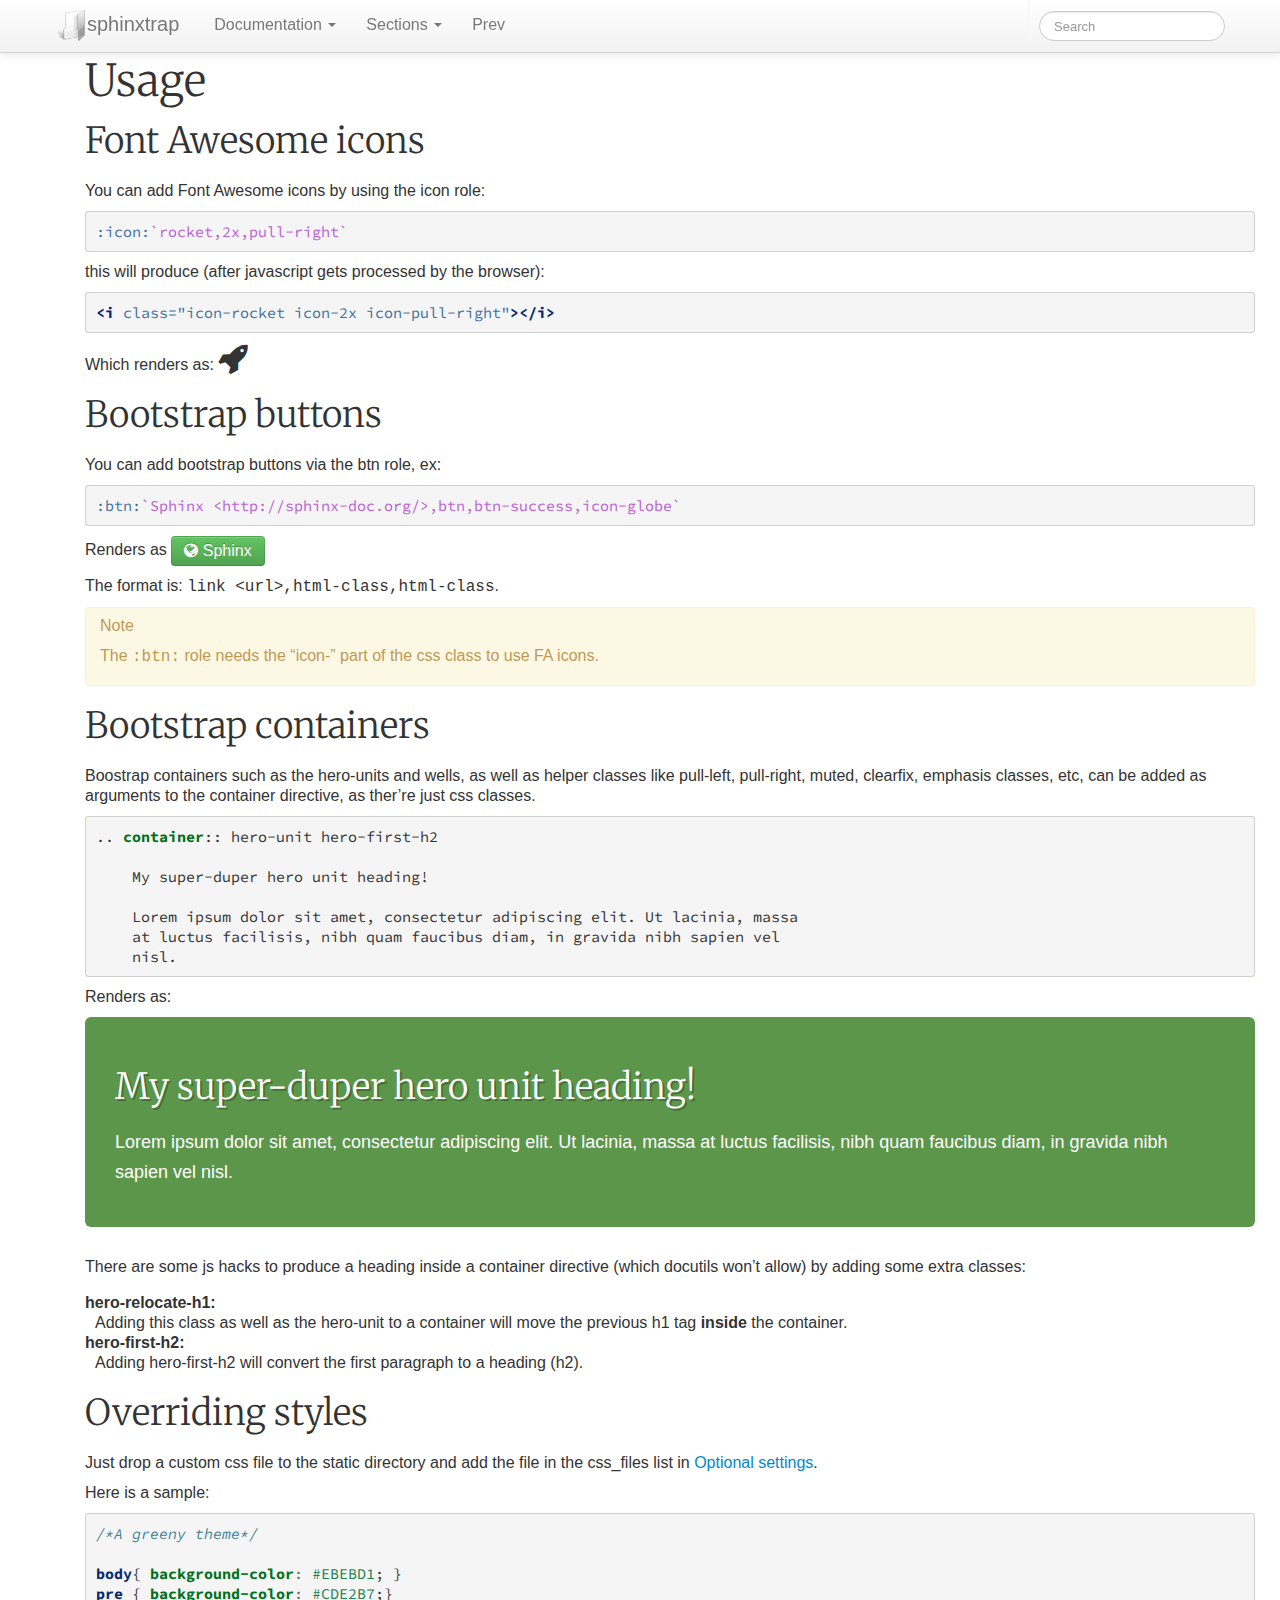
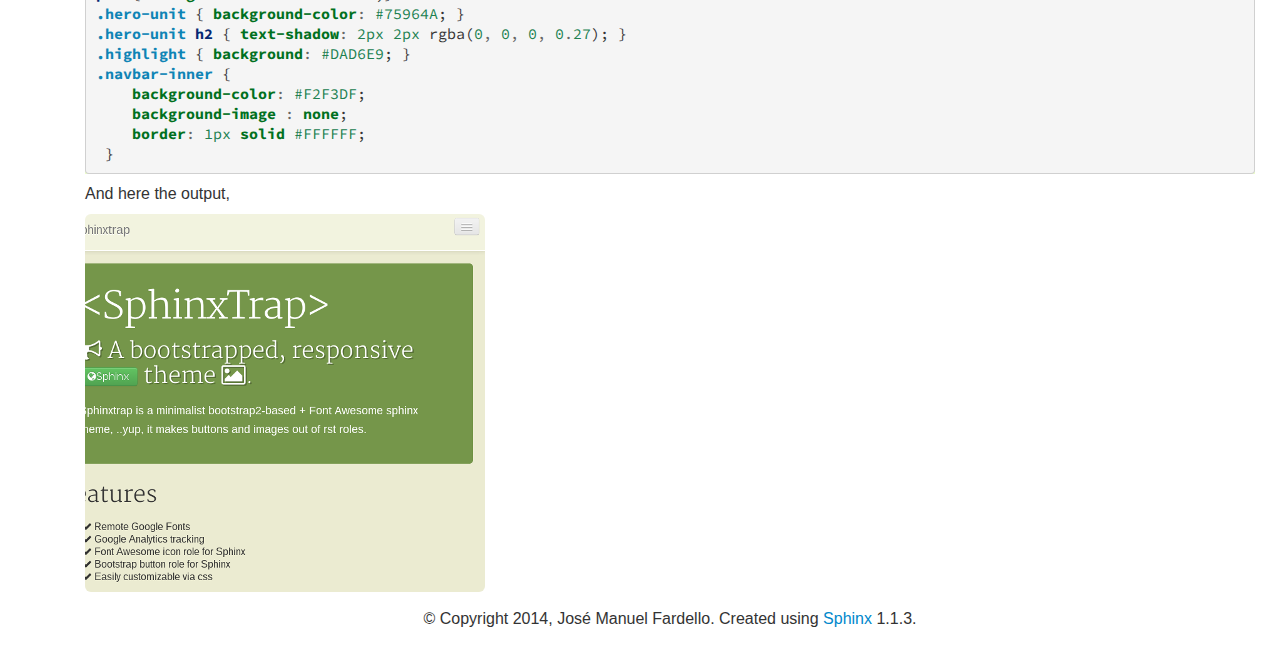
<file: usage.html>
<!DOCTYPE html>


<html lang="en">
  <head>
    <meta http-equiv="Content-Type" content="text/html; charset=utf-8" />
    <meta name="viewport" content="width=device-width, initial-scale=1.0">
    
    <title>Usage &mdash; sphinxtrap 0.2.2 documentation</title>
    
    <link
href='http://fonts.googleapis.com/css?family=Source+Code+Pro|Merriweather'
rel='stylesheet' type='text/css'>
    <link rel="stylesheet" href="_static/bootstrap.css" type="text/css" />
    <link rel="stylesheet" href="_static/pygments.css" type="text/css" />
    <link rel="stylesheet" href="_static/bootstrap-responsive.min.css" type="text/css" />
    
    <script type="text/javascript">
      var DOCUMENTATION_OPTIONS = {
        URL_ROOT:    '',
        VERSION:     '0.2.2',
        COLLAPSE_INDEX: false,
        FILE_SUFFIX: '.html',
        HAS_SOURCE:  true
      };
    </script>
    <script type="text/javascript" src="_static/jquery.js"></script>
    <script type="text/javascript" src="_static/underscore.js"></script>
    <script type="text/javascript" src="_static/doctools.js"></script>
    <script type="text/javascript" src="_static/bootstrap.js"></script>
    <script type="text/javascript" src="_static/overrides.js"></script>
    <link rel="shortcut icon" href="_static/favicon.ico"/>
    <link rel="top" title="sphinxtrap 0.2.2 documentation" href="index.html" />
    <link rel="prev" title="Install" href="install.html" /> 
  </head>
  <body >



    <div class="wrapper">
        <div class="container" id="toprow">
            <div class="row-12">
                <div class="span12">


    
 

<script type="text/javascript">

//<![CDATA[
    window.new_page = 1
 

    window.icon_globe = 1
 
//]]>
</script>

<div class="navbar navbar-fixed-top">
    <div class="navbar-inner">
        <div class="container">

            <a class="btn btn-navbar" data-toggle="collapse" data-target=".nav-collapse">
               <span class="icon-bar"></span>
               <span class="icon-bar"></span>
               <span class="icon-bar"></span>
            </a>


            <a class="brand" href="index.html"><img
                src="_static/img/logo.png"
            alt="home">sphinxtrap</a>
        <div class="nav-collapse collapse"> 
            <ul class="nav">
      
                <li class="dropdown scroll">
                    <a href="#" class="dropdown-toggle"
                        data-toggle="dropdown">Documentation <b class="caret"></b></a>

        <ul id="nav" class="dropdown-menu" role="menu" aria-labelledby="dLabel"><li class="scroll"> <a tabindex="-1" href="install.html">Install</a> </li>
            
            <li class="dropdown-submenu scroll">
                <a href="install.html#configuration">Configuration</a>
                <ul class="dropdown-menu"> <li class="scroll"> <a tabindex="-1" href="install.html#optional-settings">Optional settings</a> </li>
            </ul>
            </li>
            <li class="dropdown-submenu scroll">
                <a href="">Usage</a>
                <ul class="dropdown-menu"> <li class="scroll"> <a tabindex="-1" href="#font-awesome-icons">Font Awesome icons</a> </li>
            <li class="scroll"> <a tabindex="-1" href="#bootstrap-buttons">Bootstrap buttons</a> </li>
            <li class="scroll"> <a tabindex="-1" href="#bootstrap-containers">Bootstrap containers</a> </li>
            <li class="scroll"> <a tabindex="-1" href="#overriding-styles">Overriding styles</a> </li>
            </ul>
            </li>
        </ul>
                </li>
                <li class="dropdown">
                    <a href="#" class="dropdown-toggle"
                        data-toggle="dropdown">Sections <b class="caret"></b></a>

        <ul id="nav" class="dropdown-menu" role="menu" aria-labelledby="dLabel"><li class="scroll"> <a tabindex="-1" href="#">Usage</a> </li>
            <li class="scroll"> <a tabindex="-1" href="#font-awesome-icons">Font Awesome icons</a> </li>
            <li class="scroll"> <a tabindex="-1" href="#bootstrap-buttons">Bootstrap buttons</a> </li>
            <li class="scroll"> <a tabindex="-1" href="#bootstrap-containers">Bootstrap containers</a> </li>
            <li class="scroll"> <a tabindex="-1" href="#overriding-styles">Overriding styles</a> </li>
            
        </ul>

                </li>
               <li> <a title="Install" href="install.html">Prev</a></li>
            </ul>
            <ul class="nav pull-right">
                      <li class="divider-vertical"></li>
                      <li>
                         <form class="navbar-search pull-left"
                             action="search.html" method="GET">
                            <input type="text" name="q" class="search-query span2" placeholder="Search">
                        </form>
                      </li>
                    </ul>
            </div>
        </div>
    </div>
</div>
                    <div class="documentwrapper">
                        <div class="body" id="bdy">
                            
  <div class="section" id="usage">
<h1>Usage<a class="headerlink" href="#usage" title="Permalink to this headline">¶</a></h1>
<div class="section" id="font-awesome-icons">
<h2>Font Awesome icons<a class="headerlink" href="#font-awesome-icons" title="Permalink to this headline">¶</a></h2>
<p>You can add Font Awesome icons by using the icon role:</p>
<div class="highlight-rst"><div class="highlight"><pre><span class="na">:icon:</span><span class="nv">`rocket,2x,pull-right`</span>
</pre></div>
</div>
<p>this will produce (after javascript gets processed by the browser):</p>
<div class="highlight-html"><div class="highlight"><pre><span class="nt">&lt;i</span> <span class="na">class=</span><span class="s">&quot;icon-rocket icon-2x icon-pull-right&quot;</span><span class="nt">&gt;&lt;/i&gt;</span>
</pre></div>
</div>
<p>Which renders as: <em class="icon-rocket icon-2x icon-pull-right icon-holder"></em></p>
</div>
<div class="section" id="bootstrap-buttons">
<h2>Bootstrap buttons<a class="headerlink" href="#bootstrap-buttons" title="Permalink to this headline">¶</a></h2>
<p>You can add bootstrap buttons via the btn role, ex:</p>
<div class="highlight-rst"><div class="highlight"><pre><span class="na">:btn:</span><span class="nv">`Sphinx &lt;http://sphinx-doc.org/&gt;,btn,btn-success,icon-globe`</span>
</pre></div>
</div>
<p>Renders as <a class="btn-success btn reference external" href="http://sphinx-doc.org/"><em class="icon-globe icon-holder"></em> Sphinx</a></p>
<p>The format is: <tt class="docutils literal"><span class="pre">link</span> <span class="pre">&lt;url&gt;,html-class,html-class</span></tt>.</p>
<div class="admonition note">
<p class="first admonition-title">Note</p>
<p class="last">The <tt class="docutils literal"><span class="pre">:btn:</span></tt> role needs the &#8220;icon-&#8221; part of the css class to use FA icons.</p>
</div>
</div>
<div class="section" id="bootstrap-containers">
<h2>Bootstrap containers<a class="headerlink" href="#bootstrap-containers" title="Permalink to this headline">¶</a></h2>
<p>Boostrap containers such as the hero-units and wells, as well as helper classes
like pull-left, pull-right, muted, clearfix, emphasis classes, etc, can be added
as arguments to the container directive, as ther&#8217;re just css classes.</p>
<div class="highlight-rst"><div class="highlight"><pre><span class="p">..</span> <span class="ow">container</span><span class="p">::</span> hero-unit hero-first-h2

    My super-duper hero unit heading!

    Lorem ipsum dolor sit amet, consectetur adipiscing elit. Ut lacinia, massa
    at luctus facilisis, nibh quam faucibus diam, in gravida nibh sapien vel
    nisl.
</pre></div>
</div>
<p>Renders as:</p>
<div class="hero-unit hero-first-h2 container">
<p>My super-duper hero unit heading!</p>
<p>Lorem ipsum dolor sit amet, consectetur adipiscing elit. Ut lacinia, massa
at luctus facilisis, nibh quam faucibus diam, in gravida nibh sapien vel
nisl.</p>
</div>
<p>There are some js hacks to produce a heading inside a container directive
(which docutils won&#8217;t allow) by adding some extra classes:</p>
<dl class="docutils">
<dt>hero-relocate-h1:</dt>
<dd>Adding this class as well as the hero-unit to a container will move the
previous h1 tag <strong>inside</strong> the container.</dd>
<dt>hero-first-h2:</dt>
<dd>Adding hero-first-h2 will convert the first paragraph to a heading (h2).</dd>
</dl>
</div>
<div class="section" id="overriding-styles">
<h2>Overriding styles<a class="headerlink" href="#overriding-styles" title="Permalink to this headline">¶</a></h2>
<p>Just drop a custom css file to the static directory and add the file in the
css_files list in <a class="reference internal" href="install.html#theme-options"><em>Optional settings</em></a>.</p>
<p>Here is a sample:</p>
<div class="highlight-css"><div class="highlight"><pre><span class="c">/*A greeny theme*/</span>

<span class="nt">body</span><span class="p">{</span> <span class="k">background-color</span><span class="o">:</span> <span class="m">#EBEBD1</span><span class="p">;</span> <span class="p">}</span>
<span class="nt">pre</span> <span class="p">{</span> <span class="k">background-color</span><span class="o">:</span> <span class="m">#CDE2B7</span><span class="p">;}</span>
<span class="nc">.hero-unit</span> <span class="p">{</span> <span class="k">background-color</span><span class="o">:</span> <span class="m">#75964A</span><span class="p">;</span> <span class="p">}</span>
<span class="nc">.hero-unit</span> <span class="nt">h2</span> <span class="p">{</span> <span class="k">text-shadow</span><span class="o">:</span> <span class="m">2px</span> <span class="m">2px</span> <span class="n">rgba</span><span class="p">(</span><span class="m">0</span><span class="o">,</span> <span class="m">0</span><span class="o">,</span> <span class="m">0</span><span class="o">,</span> <span class="m">0</span><span class="o">.</span><span class="m">27</span><span class="p">);</span> <span class="p">}</span>
<span class="nc">.highlight</span> <span class="p">{</span> <span class="k">background</span><span class="o">:</span> <span class="m">#DAD6E9</span><span class="p">;</span> <span class="p">}</span>
<span class="nc">.navbar-inner</span> <span class="p">{</span>
    <span class="k">background-color</span><span class="o">:</span> <span class="m">#F2F3DF</span><span class="p">;</span>
    <span class="k">background-image</span> <span class="o">:</span> <span class="k">none</span><span class="p">;</span>
    <span class="k">border</span><span class="o">:</span> <span class="m">1px</span> <span class="k">solid</span> <span class="m">#FFFFFF</span><span class="p">;</span>
 <span class="p">}</span>
</pre></div>
</div>
<p>And here the output,</p>
<img alt="a green theme" class="img-rounded" src="_images/greeny.png" />
</div>
</div>


                        </div>
                    </div>
                </div>
            </div>
        </div>
        <div class="push"><!--//--></div>
    </div>
    <div class="footer container">
        <div class="span12">
              &copy; Copyright 
              <span id="contact">2014, José Manuel Fardello. </span>
              
              Created using <a href="http://sphinx.pocoo.org/">Sphinx</a> 1.1.3.
        </div>
    </div>
    
    </body>
</html>
</file>
<file: _static/pygments.css>
.highlight .hll { background-color: #ffffcc }
.highlight  { background: #eeffcc; }
.highlight .c { color: #408090; font-style: italic } /* Comment */
.highlight .err { border: 1px solid #FF0000 } /* Error */
.highlight .k { color: #007020; font-weight: bold } /* Keyword */
.highlight .o { color: #666666 } /* Operator */
.highlight .cm { color: #408090; font-style: italic } /* Comment.Multiline */
.highlight .cp { color: #007020 } /* Comment.Preproc */
.highlight .c1 { color: #408090; font-style: italic } /* Comment.Single */
.highlight .cs { color: #408090; background-color: #fff0f0 } /* Comment.Special */
.highlight .gd { color: #A00000 } /* Generic.Deleted */
.highlight .ge { font-style: italic } /* Generic.Emph */
.highlight .gr { color: #FF0000 } /* Generic.Error */
.highlight .gh { color: #000080; font-weight: bold } /* Generic.Heading */
.highlight .gi { color: #00A000 } /* Generic.Inserted */
.highlight .go { color: #303030 } /* Generic.Output */
.highlight .gp { color: #c65d09; font-weight: bold } /* Generic.Prompt */
.highlight .gs { font-weight: bold } /* Generic.Strong */
.highlight .gu { color: #800080; font-weight: bold } /* Generic.Subheading */
.highlight .gt { color: #0040D0 } /* Generic.Traceback */
.highlight .kc { color: #007020; font-weight: bold } /* Keyword.Constant */
.highlight .kd { color: #007020; font-weight: bold } /* Keyword.Declaration */
.highlight .kn { color: #007020; font-weight: bold } /* Keyword.Namespace */
.highlight .kp { color: #007020 } /* Keyword.Pseudo */
.highlight .kr { color: #007020; font-weight: bold } /* Keyword.Reserved */
.highlight .kt { color: #902000 } /* Keyword.Type */
.highlight .m { color: #208050 } /* Literal.Number */
.highlight .s { color: #4070a0 } /* Literal.String */
.highlight .na { color: #4070a0 } /* Name.Attribute */
.highlight .nb { color: #007020 } /* Name.Builtin */
.highlight .nc { color: #0e84b5; font-weight: bold } /* Name.Class */
.highlight .no { color: #60add5 } /* Name.Constant */
.highlight .nd { color: #555555; font-weight: bold } /* Name.Decorator */
.highlight .ni { color: #d55537; font-weight: bold } /* Name.Entity */
.highlight .ne { color: #007020 } /* Name.Exception */
.highlight .nf { color: #06287e } /* Name.Function */
.highlight .nl { color: #002070; font-weight: bold } /* Name.Label */
.highlight .nn { color: #0e84b5; font-weight: bold } /* Name.Namespace */
.highlight .nt { color: #062873; font-weight: bold } /* Name.Tag */
.highlight .nv { color: #bb60d5 } /* Name.Variable */
.highlight .ow { color: #007020; font-weight: bold } /* Operator.Word */
.highlight .w { color: #bbbbbb } /* Text.Whitespace */
.highlight .mf { color: #208050 } /* Literal.Number.Float */
.highlight .mh { color: #208050 } /* Literal.Number.Hex */
.highlight .mi { color: #208050 } /* Literal.Number.Integer */
.highlight .mo { color: #208050 } /* Literal.Number.Oct */
.highlight .sb { color: #4070a0 } /* Literal.String.Backtick */
.highlight .sc { color: #4070a0 } /* Literal.String.Char */
.highlight .sd { color: #4070a0; font-style: italic } /* Literal.String.Doc */
.highlight .s2 { color: #4070a0 } /* Literal.String.Double */
.highlight .se { color: #4070a0; font-weight: bold } /* Literal.String.Escape */
.highlight .sh { color: #4070a0 } /* Literal.String.Heredoc */
.highlight .si { color: #70a0d0; font-style: italic } /* Literal.String.Interpol */
.highlight .sx { color: #c65d09 } /* Literal.String.Other */
.highlight .sr { color: #235388 } /* Literal.String.Regex */
.highlight .s1 { color: #4070a0 } /* Literal.String.Single */
.highlight .ss { color: #517918 } /* Literal.String.Symbol */
.highlight .bp { color: #007020 } /* Name.Builtin.Pseudo */
.highlight .vc { color: #bb60d5 } /* Name.Variable.Class */
.highlight .vg { color: #bb60d5 } /* Name.Variable.Global */
.highlight .vi { color: #bb60d5 } /* Name.Variable.Instance */
.highlight .il { color: #208050 } /* Literal.Number.Integer.Long */
</file>
<file: sphinxtrap/bootstrap_source/docs/assets/js/google-code-prettify/prettify.css>
.com { color: #93a1a1; }
.lit { color: #195f91; }
.pun, .opn, .clo { color: #93a1a1; }
.fun { color: #dc322f; }
.str, .atv { color: #D14; }
.kwd, .prettyprint .tag { color: #1e347b; }
.typ, .atn, .dec, .var { color: teal; }
.pln { color: #48484c; }

.prettyprint {
  padding: 8px;
  background-color: #f7f7f9;
  border: 1px solid #e1e1e8;
}
.prettyprint.linenums {
  -webkit-box-shadow: inset 40px 0 0 #fbfbfc, inset 41px 0 0 #ececf0;
     -moz-box-shadow: inset 40px 0 0 #fbfbfc, inset 41px 0 0 #ececf0;
          box-shadow: inset 40px 0 0 #fbfbfc, inset 41px 0 0 #ececf0;
}

/* Specify class=linenums on a pre to get line numbering */
ol.linenums {
  margin: 0 0 0 33px; /* IE indents via margin-left */
}
ol.linenums li {
  padding-left: 12px;
  color: #bebec5;
  line-height: 20px;
  text-shadow: 0 1px 0 #fff;
}
</file>
<file: sphinxtrap/bootstrap_source/docs/assets/css/docs.css>
/* Add additional stylesheets below
-------------------------------------------------- */
/*
  Bootstrap's documentation styles
  Special styles for presenting Bootstrap's documentation and examples
*/



/* Body and structure
-------------------------------------------------- */

body {
  position: relative;
  padding-top: 40px;
}

/* Code in headings */
h3 code {
  font-size: 14px;
  font-weight: normal;
}



/* Tweak navbar brand link to be super sleek
-------------------------------------------------- */

body > .navbar {
  font-size: 13px;
}

/* Change the docs' brand */
body > .navbar .brand {
  padding-right: 0;
  padding-left: 0;
  margin-left: 20px;
  float: right;
  font-weight: bold;
  color: #000;
  text-shadow: 0 1px 0 rgba(255,255,255,.1), 0 0 30px rgba(255,255,255,.125);
  -webkit-transition: all .2s linear;
     -moz-transition: all .2s linear;
          transition: all .2s linear;
}
body > .navbar .brand:hover {
  text-decoration: none;
  text-shadow: 0 1px 0 rgba(255,255,255,.1), 0 0 30px rgba(255,255,255,.4);
}


/* Sections
-------------------------------------------------- */

/* padding for in-page bookmarks and fixed navbar */
section {
  padding-top: 30px;
}
section > .page-header,
section > .lead {
  color: #5a5a5a;
}
section > ul li {
  margin-bottom: 5px;
}

/* Separators (hr) */
.bs-docs-separator {
  margin: 40px 0 39px;
}

/* Faded out hr */
hr.soften {
  height: 1px;
  margin: 70px 0;
  background-image: -webkit-linear-gradient(left, rgba(0,0,0,0), rgba(0,0,0,.1), rgba(0,0,0,0));
  background-image:    -moz-linear-gradient(left, rgba(0,0,0,0), rgba(0,0,0,.1), rgba(0,0,0,0));
  background-image:     -ms-linear-gradient(left, rgba(0,0,0,0), rgba(0,0,0,.1), rgba(0,0,0,0));
  background-image:      -o-linear-gradient(left, rgba(0,0,0,0), rgba(0,0,0,.1), rgba(0,0,0,0));
  border: 0;
}



/* Jumbotrons
-------------------------------------------------- */

/* Base class
------------------------- */
.jumbotron {
  position: relative;
  padding: 40px 0;
  color: #fff;
  text-align: center;
  text-shadow: 0 1px 3px rgba(0,0,0,.4), 0 0 30px rgba(0,0,0,.075);
  background: #020031; /* Old browsers */
  background: -moz-linear-gradient(45deg,  #020031 0%, #6d3353 100%); /* FF3.6+ */
  background: -webkit-gradient(linear, left bottom, right top, color-stop(0%,#020031), color-stop(100%,#6d3353)); /* Chrome,Safari4+ */
  background: -webkit-linear-gradient(45deg,  #020031 0%,#6d3353 100%); /* Chrome10+,Safari5.1+ */
  background: -o-linear-gradient(45deg,  #020031 0%,#6d3353 100%); /* Opera 11.10+ */
  background: -ms-linear-gradient(45deg,  #020031 0%,#6d3353 100%); /* IE10+ */
  background: linear-gradient(45deg,  #020031 0%,#6d3353 100%); /* W3C */
  filter: progid:DXImageTransform.Microsoft.gradient( startColorstr='#020031', endColorstr='#6d3353',GradientType=1 ); /* IE6-9 fallback on horizontal gradient */
  -webkit-box-shadow: inset 0 3px 7px rgba(0,0,0,.2), inset 0 -3px 7px rgba(0,0,0,.2);
     -moz-box-shadow: inset 0 3px 7px rgba(0,0,0,.2), inset 0 -3px 7px rgba(0,0,0,.2);
          box-shadow: inset 0 3px 7px rgba(0,0,0,.2), inset 0 -3px 7px rgba(0,0,0,.2);
}
.jumbotron h1 {
  font-size: 80px;
  font-weight: bold;
  letter-spacing: -1px;
  line-height: 1;
}
.jumbotron p {
  font-size: 24px;
  font-weight: 300;
  line-height: 1.25;
  margin-bottom: 30px;
}

/* Link styles (used on .masthead-links as well) */
.jumbotron a {
  color: #fff;
  color: rgba(255,255,255,.5);
  -webkit-transition: all .2s ease-in-out;
     -moz-transition: all .2s ease-in-out;
          transition: all .2s ease-in-out;
}
.jumbotron a:hover {
  color: #fff;
  text-shadow: 0 0 10px rgba(255,255,255,.25);
}

/* Download button */
.masthead .btn {
  padding: 19px 24px;
  font-size: 24px;
  font-weight: 200;
  color: #fff; /* redeclare to override the `.jumbotron a` */
  border: 0;
  -webkit-border-radius: 6px;
     -moz-border-radius: 6px;
          border-radius: 6px;
  -webkit-box-shadow: inset 0 1px 0 rgba(255,255,255,.1), 0 1px 5px rgba(0,0,0,.25);
     -moz-box-shadow: inset 0 1px 0 rgba(255,255,255,.1), 0 1px 5px rgba(0,0,0,.25);
          box-shadow: inset 0 1px 0 rgba(255,255,255,.1), 0 1px 5px rgba(0,0,0,.25);
  -webkit-transition: none;
     -moz-transition: none;
          transition: none;
}
.masthead .btn:hover {
  -webkit-box-shadow: inset 0 1px 0 rgba(255,255,255,.1), 0 1px 5px rgba(0,0,0,.25);
     -moz-box-shadow: inset 0 1px 0 rgba(255,255,255,.1), 0 1px 5px rgba(0,0,0,.25);
          box-shadow: inset 0 1px 0 rgba(255,255,255,.1), 0 1px 5px rgba(0,0,0,.25);
}
.masthead .btn:active {
  -webkit-box-shadow: inset 0 2px 4px rgba(0,0,0,.1), 0 1px 0 rgba(255,255,255,.1);
     -moz-box-shadow: inset 0 2px 4px rgba(0,0,0,.1), 0 1px 0 rgba(255,255,255,.1);
          box-shadow: inset 0 2px 4px rgba(0,0,0,.1), 0 1px 0 rgba(255,255,255,.1);
}


/* Pattern overlay
------------------------- */
.jumbotron .container {
  position: relative;
  z-index: 2;
}
.jumbotron:after {
  content: '';
  display: block;
  position: absolute;
  top: 0;
  right: 0;
  bottom: 0;
  left: 0;
  background: url(../img/bs-docs-masthead-pattern.png) repeat center center;
  opacity: .4;
}
@media
only screen and (-webkit-min-device-pixel-ratio: 2),
only screen and (   min--moz-device-pixel-ratio: 2),
only screen and (     -o-min-device-pixel-ratio: 2/1) {

  .jumbotron:after {
    background-size: 150px 150px;
  }

}

/* Masthead (docs home)
------------------------- */
.masthead {
  padding: 70px 0 80px;
  margin-bottom: 0;
  color: #fff;
}
.masthead h1 {
  font-size: 120px;
  line-height: 1;
  letter-spacing: -2px;
}
.masthead p {
  font-size: 40px;
  font-weight: 200;
  line-height: 1.25;
}

/* Textual links in masthead */
.masthead-links {
  margin: 0;
  list-style: none;
}
.masthead-links li {
  display: inline;
  padding: 0 10px;
  color: rgba(255,255,255,.25);
}

/* Social proof buttons from GitHub & Twitter */
.bs-docs-social {
  padding: 15px 0;
  text-align: center;
  background-color: #f5f5f5;
  border-top: 1px solid #fff;
  border-bottom: 1px solid #ddd;
}

/* Quick links on Home */
.bs-docs-social-buttons {
  margin-left: 0;
  margin-bottom: 0;
  padding-left: 0;
  list-style: none;
}
.bs-docs-social-buttons li {
  display: inline-block;
  padding: 5px 8px;
  line-height: 1;
  *display: inline;
  *zoom: 1;
}

/* Subhead (other pages)
------------------------- */
.subhead {
  text-align: left;
  border-bottom: 1px solid #ddd;
}
.subhead h1 {
  font-size: 60px;
}
.subhead p {
  margin-bottom: 20px;
}
.subhead .navbar {
  display: none;
}



/* Marketing section of Overview
-------------------------------------------------- */

.marketing {
  text-align: center;
  color: #5a5a5a;
}
.marketing h1 {
  margin: 60px 0 10px;
  font-size: 60px;
  font-weight: 200;
  line-height: 1;
  letter-spacing: -1px;
}
.marketing h2 {
  font-weight: 200;
  margin-bottom: 5px;
}
.marketing p {
  font-size: 16px;
  line-height: 1.5;
}
.marketing .marketing-byline {
  margin-bottom: 40px;
  font-size: 20px;
  font-weight: 300;
  line-height: 1.25;
  color: #999;
}
.marketing-img {
  display: block;
  margin: 0 auto 30px;
  max-height: 145px;
}



/* Footer
-------------------------------------------------- */

.footer {
  text-align: center;
  padding: 30px 0;
  margin-top: 70px;
  border-top: 1px solid #e5e5e5;
  background-color: #f5f5f5;
}
.footer p {
  margin-bottom: 0;
  color: #777;
}
.footer-links {
  margin: 10px 0;
}
.footer-links li {
  display: inline;
  padding: 0 2px;
}
.footer-links li:first-child {
  padding-left: 0;
}



/* Special grid styles
-------------------------------------------------- */

.show-grid {
  margin-top: 10px;
  margin-bottom: 20px;
}
.show-grid [class*="span"] {
  background-color: #eee;
  text-align: center;
  -webkit-border-radius: 3px;
     -moz-border-radius: 3px;
          border-radius: 3px;
  min-height: 40px;
  line-height: 40px;
}
.show-grid [class*="span"]:hover {
  background-color: #ddd;
}
.show-grid .show-grid {
  margin-top: 0;
  margin-bottom: 0;
}
.show-grid .show-grid [class*="span"] {
  margin-top: 5px;
}
.show-grid [class*="span"] [class*="span"] {
  background-color: #ccc;
}
.show-grid [class*="span"] [class*="span"] [class*="span"] {
  background-color: #999;
}



/* Mini layout previews
-------------------------------------------------- */
.mini-layout {
  border: 1px solid #ddd;
  -webkit-border-radius: 6px;
     -moz-border-radius: 6px;
          border-radius: 6px;
  -webkit-box-shadow: 0 1px 2px rgba(0,0,0,.075);
     -moz-box-shadow: 0 1px 2px rgba(0,0,0,.075);
          box-shadow: 0 1px 2px rgba(0,0,0,.075);
}
.mini-layout,
.mini-layout .mini-layout-body,
.mini-layout.fluid .mini-layout-sidebar {
  height: 300px;
}
.mini-layout {
  margin-bottom: 20px;
  padding: 9px;
}
.mini-layout div {
  -webkit-border-radius: 3px;
     -moz-border-radius: 3px;
          border-radius: 3px;
}
.mini-layout .mini-layout-body {
  background-color: #dceaf4;
  margin: 0 auto;
  width: 70%;
}
.mini-layout.fluid .mini-layout-sidebar,
.mini-layout.fluid .mini-layout-header,
.mini-layout.fluid .mini-layout-body {
  float: left;
}
.mini-layout.fluid .mini-layout-sidebar {
  background-color: #bbd8e9;
  width: 20%;
}
.mini-layout.fluid .mini-layout-body {
  width: 77.5%;
  margin-left: 2.5%;
}



/* Download page
-------------------------------------------------- */

.download .page-header {
  margin-top: 36px;
}
.page-header .toggle-all {
  margin-top: 5px;
}

/* Space out h3s when following a section */
.download h3 {
  margin-bottom: 5px;
}
.download-builder input + h3,
.download-builder .checkbox + h3 {
  margin-top: 9px;
}

/* Fields for variables */
.download-builder input[type=text] {
  margin-bottom: 9px;
  font-family: Menlo, Monaco, "Courier New", monospace;
  font-size: 12px;
  color: #d14;
}
.download-builder input[type=text]:focus {
  background-color: #fff;
}

/* Custom, larger checkbox labels */
.download .checkbox {
  padding: 6px 10px 6px 25px;
  font-size: 13px;
  line-height: 18px;
  color: #555;
  background-color: #f9f9f9;
  -webkit-border-radius: 3px;
     -moz-border-radius: 3px;
          border-radius: 3px;
  cursor: pointer;
}
.download .checkbox:hover {
  color: #333;
  background-color: #f5f5f5;
}
.download .checkbox small {
  font-size: 12px;
  color: #777;
}

/* Variables section */
#variables label {
  margin-bottom: 0;
}

/* Giant download button */
.download-btn {
  margin: 36px 0 108px;
}
#download p,
#download h4 {
  max-width: 50%;
  margin: 0 auto;
  color: #999;
  text-align: center;
}
#download h4 {
  margin-bottom: 0;
}
#download p {
  margin-bottom: 18px;
}
.download-btn .btn {
  display: block;
  width: auto;
  padding: 19px 24px;
  margin-bottom: 27px;
  font-size: 30px;
  line-height: 1;
  text-align: center;
  -webkit-border-radius: 6px;
     -moz-border-radius: 6px;
          border-radius: 6px;
}



/* Misc
-------------------------------------------------- */

/* Make tables spaced out a bit more */
h2 + table,
h3 + table,
h4 + table,
h2 + .row {
  margin-top: 5px;
}

/* Example sites showcase */
.example-sites {
  xmargin-left: 20px;
}
.example-sites img {
  max-width: 100%;
  margin: 0 auto;
}

.scrollspy-example {
  height: 200px;
  overflow: auto;
  position: relative;
}


/* Fake the :focus state to demo it */
.focused {
  border-color: rgba(82,168,236,.8);
  -webkit-box-shadow: inset 0 1px 3px rgba(0,0,0,.1), 0 0 8px rgba(82,168,236,.6);
     -moz-box-shadow: inset 0 1px 3px rgba(0,0,0,.1), 0 0 8px rgba(82,168,236,.6);
          box-shadow: inset 0 1px 3px rgba(0,0,0,.1), 0 0 8px rgba(82,168,236,.6);
  outline: 0;
}

/* For input sizes, make them display block */
.docs-input-sizes select,
.docs-input-sizes input[type=text] {
  display: block;
  margin-bottom: 9px;
}

/* Icons
------------------------- */
.the-icons {
  margin-left: 0;
  list-style: none;
}
.the-icons li {
  float: left;
  width: 25%;
  line-height: 25px;
}
.the-icons i:hover {
  background-color: rgba(255,0,0,.25);
}

/* Example page
------------------------- */
.bootstrap-examples h4 {
  margin: 10px 0 5px;
}
.bootstrap-examples p {
  font-size: 13px;
  line-height: 18px;
}
.bootstrap-examples .thumbnail {
  margin-bottom: 9px;
  background-color: #fff;
}



/* Bootstrap code examples
-------------------------------------------------- */

/* Base class */
.bs-docs-example {
  position: relative;
  margin: 15px 0;
  padding: 39px 19px 14px;
  *padding-top: 19px;
  background-color: #fff;
  border: 1px solid #ddd;
  -webkit-border-radius: 4px;
     -moz-border-radius: 4px;
          border-radius: 4px;
}

/* Echo out a label for the example */
.bs-docs-example:after {
  content: "Example";
  position: absolute;
  top: -1px;
  left: -1px;
  padding: 3px 7px;
  font-size: 12px;
  font-weight: bold;
  background-color: #f5f5f5;
  border: 1px solid #ddd;
  color: #9da0a4;
  -webkit-border-radius: 4px 0 4px 0;
     -moz-border-radius: 4px 0 4px 0;
          border-radius: 4px 0 4px 0;
}

/* Remove spacing between an example and it's code */
.bs-docs-example + .prettyprint {
  margin-top: -20px;
  padding-top: 15px;
}

/* Tweak examples
------------------------- */
.bs-docs-example > p:last-child {
  margin-bottom: 0;
}
.bs-docs-example .table,
.bs-docs-example .progress,
.bs-docs-example .well,
.bs-docs-example .alert,
.bs-docs-example .hero-unit,
.bs-docs-example .pagination,
.bs-docs-example .navbar,
.bs-docs-example > .nav,
.bs-docs-example blockquote {
  margin-bottom: 5px;
}
.bs-docs-example .pagination {
  margin-top: 0;
}
.bs-navbar-top-example,
.bs-navbar-bottom-example {
  z-index: 1;
  padding: 0;
  height: 90px;
  overflow: hidden; /* cut the drop shadows off */
}
.bs-navbar-top-example .navbar-fixed-top,
.bs-navbar-bottom-example .navbar-fixed-bottom {
  margin-left: 0;
  margin-right: 0;
}
.bs-navbar-top-example {
  -webkit-border-radius: 0 0 4px 4px;
     -moz-border-radius: 0 0 4px 4px;
          border-radius: 0 0 4px 4px;
}
.bs-navbar-top-example:after {
  top: auto;
  bottom: -1px;
  -webkit-border-radius: 0 4px 0 4px;
     -moz-border-radius: 0 4px 0 4px;
          border-radius: 0 4px 0 4px;
}
.bs-navbar-bottom-example {
  -webkit-border-radius: 4px 4px 0 0;
     -moz-border-radius: 4px 4px 0 0;
          border-radius: 4px 4px 0 0;
}
.bs-navbar-bottom-example .navbar {
  margin-bottom: 0;
}
form.bs-docs-example {
  padding-bottom: 19px;
}

/* Images */
.bs-docs-example-images img {
  margin: 10px;
  display: inline-block;
}

/* Tooltips */
.bs-docs-tooltip-examples {
  text-align: center;
  margin: 0 0 10px;
  list-style: none;
}
.bs-docs-tooltip-examples li {
  display: inline;
  padding: 0 10px;
}

/* Popovers */
.bs-docs-example-popover {
  padding-bottom: 24px;
  background-color: #f9f9f9;
}
.bs-docs-example-popover .popover {
  position: relative;
  display: block;
  float: left;
  width: 260px;
  margin: 20px;
}

/* Dropdowns */
.bs-docs-example-submenus {
  min-height: 180px;
}
.bs-docs-example-submenus > .pull-left + .pull-left {
  margin-left: 20px;
}
.bs-docs-example-submenus .dropup > .dropdown-menu,
.bs-docs-example-submenus .dropdown > .dropdown-menu {
  display: block;
  position: static;
  margin-bottom: 5px;
  *width: 180px;
}



/* Responsive docs
-------------------------------------------------- */

/* Utility classes table
------------------------- */
.responsive-utilities th small {
  display: block;
  font-weight: normal;
  color: #999;
}
.responsive-utilities tbody th {
  font-weight: normal;
}
.responsive-utilities td {
  text-align: center;
}
.responsive-utilities td.is-visible {
  color: #468847;
  background-color: #dff0d8 !important;
}
.responsive-utilities td.is-hidden {
  color: #ccc;
  background-color: #f9f9f9 !important;
}

/* Responsive tests
------------------------- */
.responsive-utilities-test {
  margin-top: 5px;
  margin-left: 0;
  list-style: none;
  overflow: hidden; /* clear floats */
}
.responsive-utilities-test li {
  position: relative;
  float: left;
  width: 25%;
  height: 43px;
  font-size: 14px;
  font-weight: bold;
  line-height: 43px;
  color: #999;
  text-align: center;
  border: 1px solid #ddd;
  -webkit-border-radius: 4px;
     -moz-border-radius: 4px;
          border-radius: 4px;
}
.responsive-utilities-test li + li {
  margin-left: 10px;
}
.responsive-utilities-test span {
  position: absolute;
  top:    -1px;
  left:   -1px;
  right:  -1px;
  bottom: -1px;
  -webkit-border-radius: 4px;
     -moz-border-radius: 4px;
          border-radius: 4px;
}
.responsive-utilities-test span {
  color: #468847;
  background-color: #dff0d8;
  border: 1px solid #d6e9c6;
}



/* Sidenav for Docs
-------------------------------------------------- */

.bs-docs-sidenav {
  width: 228px;
  margin: 30px 0 0;
  padding: 0;
  background-color: #fff;
  -webkit-border-radius: 6px;
     -moz-border-radius: 6px;
          border-radius: 6px;
  -webkit-box-shadow: 0 1px 4px rgba(0,0,0,.065);
     -moz-box-shadow: 0 1px 4px rgba(0,0,0,.065);
          box-shadow: 0 1px 4px rgba(0,0,0,.065);
}
.bs-docs-sidenav > li > a {
  display: block;
  width: 190px \9;
  margin: 0 0 -1px;
  padding: 8px 14px;
  border: 1px solid #e5e5e5;
}
.bs-docs-sidenav > li:first-child > a {
  -webkit-border-radius: 6px 6px 0 0;
     -moz-border-radius: 6px 6px 0 0;
          border-radius: 6px 6px 0 0;
}
.bs-docs-sidenav > li:last-child > a {
  -webkit-border-radius: 0 0 6px 6px;
     -moz-border-radius: 0 0 6px 6px;
          border-radius: 0 0 6px 6px;
}
.bs-docs-sidenav > .active > a {
  position: relative;
  z-index: 2;
  padding: 9px 15px;
  border: 0;
  text-shadow: 0 1px 0 rgba(0,0,0,.15);
  -webkit-box-shadow: inset 1px 0 0 rgba(0,0,0,.1), inset -1px 0 0 rgba(0,0,0,.1);
     -moz-box-shadow: inset 1px 0 0 rgba(0,0,0,.1), inset -1px 0 0 rgba(0,0,0,.1);
          box-shadow: inset 1px 0 0 rgba(0,0,0,.1), inset -1px 0 0 rgba(0,0,0,.1);
}
/* Chevrons */
.bs-docs-sidenav .icon-chevron-right {
  float: right;
  margin-top: 2px;
  margin-right: -6px;
  opacity: .25;
}
.bs-docs-sidenav > li > a:hover {
  background-color: #f5f5f5;
}
.bs-docs-sidenav a:hover .icon-chevron-right {
  opacity: .5;
}
.bs-docs-sidenav .active .icon-chevron-right,
.bs-docs-sidenav .active a:hover .icon-chevron-right {
  background-image: url(../img/glyphicons-halflings-white.png);
  opacity: 1;
}
.bs-docs-sidenav.affix {
  top: 40px;
}
.bs-docs-sidenav.affix-bottom {
  position: absolute;
  top: auto;
  bottom: 270px;
}




/* Responsive
-------------------------------------------------- */

/* Desktop large
------------------------- */
@media (min-width: 1200px) {
  .bs-docs-container {
    max-width: 970px;
  }
  .bs-docs-sidenav {
    width: 258px;
  }
  .bs-docs-sidenav > li > a {
    width: 230px \9; /* Override the previous IE8-9 hack */
  }
}

/* Desktop
------------------------- */
@media (max-width: 980px) {
  /* Unfloat brand */
  body > .navbar-fixed-top .brand {
    float: left;
    margin-left: 0;
    padding-left: 10px;
    padding-right: 10px;
  }

  /* Inline-block quick links for more spacing */
  .quick-links li {
    display: inline-block;
    margin: 5px;
  }

  /* When affixed, space properly */
  .bs-docs-sidenav {
    top: 0;
    width: 218px;
    margin-top: 30px;
    margin-right: 0;
  }
}

/* Tablet to desktop
------------------------- */
@media (min-width: 768px) and (max-width: 979px) {
  /* Remove any padding from the body */
  body {
    padding-top: 0;
  }
  /* Widen masthead and social buttons to fill body padding */
  .jumbotron {
    margin-top: -20px; /* Offset bottom margin on .navbar */
  }
  /* Adjust sidenav width */
  .bs-docs-sidenav {
    width: 166px;
    margin-top: 20px;
  }
  .bs-docs-sidenav.affix {
    top: 0;
  }
}

/* Tablet
------------------------- */
@media (max-width: 767px) {
  /* Remove any padding from the body */
  body {
    padding-top: 0;
  }

  /* Widen masthead and social buttons to fill body padding */
  .jumbotron {
    padding: 40px 20px;
    margin-top:   -20px; /* Offset bottom margin on .navbar */
    margin-right: -20px;
    margin-left:  -20px;
  }
  .masthead h1 {
    font-size: 90px;
  }
  .masthead p,
  .masthead .btn {
    font-size: 24px;
  }
  .marketing .span4 {
    margin-bottom: 40px;
  }
  .bs-docs-social {
    margin: 0 -20px;
  }

  /* Space out the show-grid examples */
  .show-grid [class*="span"] {
    margin-bottom: 5px;
  }

  /* Sidenav */
  .bs-docs-sidenav {
    width: auto;
    margin-bottom: 20px;
  }
  .bs-docs-sidenav.affix {
    position: static;
    width: auto;
    top: 0;
  }

  /* Unfloat the back to top link in footer */
  .footer {
    margin-left: -20px;
    margin-right: -20px;
    padding-left: 20px;
    padding-right: 20px;
  }
  .footer p {
    margin-bottom: 9px;
  }
}

/* Landscape phones
------------------------- */
@media (max-width: 480px) {
  /* Remove padding above jumbotron */
  body {
    padding-top: 0;
  }

  /* Change up some type stuff */
  h2 small {
    display: block;
  }

  /* Downsize the jumbotrons */
  .jumbotron h1 {
    font-size: 45px;
  }
  .jumbotron p,
  .jumbotron .btn {
    font-size: 18px;
  }
  .jumbotron .btn {
    display: block;
    margin: 0 auto;
  }

  /* center align subhead text like the masthead */
  .subhead h1,
  .subhead p {
    text-align: center;
  }

  /* Marketing on home */
  .marketing h1 {
    font-size: 30px;
  }
  .marketing-byline {
    font-size: 18px;
  }

  /* center example sites */
  .example-sites {
    margin-left: 0;
  }
  .example-sites > li {
    float: none;
    display: block;
    max-width: 280px;
    margin: 0 auto 18px;
    text-align: center;
  }
  .example-sites .thumbnail > img {
    max-width: 270px;
  }

  /* Do our best to make tables work in narrow viewports */
  table code {
    white-space: normal;
    word-wrap: break-word;
    word-break: break-all;
  }

  /* Examples: dropdowns */
  .bs-docs-example-submenus > .pull-left {
    float: none;
    clear: both;
  }
  .bs-docs-example-submenus > .pull-left,
  .bs-docs-example-submenus > .pull-left + .pull-left {
    margin-left: 0;
  }
  .bs-docs-example-submenus p {
    margin-bottom: 0;
  }
  .bs-docs-example-submenus .dropup > .dropdown-menu,
  .bs-docs-example-submenus .dropdown > .dropdown-menu {
    margin-bottom: 10px;
    float: none;
    max-width: 180px;
  }

  /* Examples: modal */
  .modal-example .modal {
    position: relative;
    top: auto;
    right: auto;
    bottom: auto;
    left: auto;
  }

  /* Tighten up footer */
  .footer {
    padding-top: 20px;
    padding-bottom: 20px;
  }
}
</file>
<file: sphinxtrap/bootstrap_source/js/tests/vendor/qunit.css>
/**
 * QUnit - A JavaScript Unit Testing Framework
 *
 * http://docs.jquery.com/QUnit
 *
 * Copyright (c) 2012 John Resig, Jörn Zaefferer
 * Dual licensed under the MIT (MIT-LICENSE.txt)
 * or GPL (GPL-LICENSE.txt) licenses.
 */

/** Font Family and Sizes */

#qunit-tests, #qunit-header, #qunit-banner, #qunit-testrunner-toolbar, #qunit-userAgent, #qunit-testresult {
	font-family: "Helvetica Neue Light", "HelveticaNeue-Light", "Helvetica Neue", Calibri, Helvetica, Arial, sans-serif;
}

#qunit-testrunner-toolbar, #qunit-userAgent, #qunit-testresult, #qunit-tests li { font-size: small; }
#qunit-tests { font-size: smaller; }


/** Resets */

#qunit-tests, #qunit-tests ol, #qunit-header, #qunit-banner, #qunit-userAgent, #qunit-testresult {
	margin: 0;
	padding: 0;
}


/** Header */

#qunit-header {
	padding: 0.5em 0 0.5em 1em;

	color: #8699a4;
	background-color: #0d3349;

	font-size: 1.5em;
	line-height: 1em;
	font-weight: normal;

	border-radius: 15px 15px 0 0;
	-moz-border-radius: 15px 15px 0 0;
	-webkit-border-top-right-radius: 15px;
	-webkit-border-top-left-radius: 15px;
}

#qunit-header a {
	text-decoration: none;
	color: #c2ccd1;
}

#qunit-header a:hover,
#qunit-header a:focus {
	color: #fff;
}

#qunit-banner {
	height: 5px;
}

#qunit-testrunner-toolbar {
	padding: 0.5em 0 0.5em 2em;
	color: #5E740B;
	background-color: #eee;
}

#qunit-userAgent {
	padding: 0.5em 0 0.5em 2.5em;
	background-color: #2b81af;
	color: #fff;
	text-shadow: rgba(0, 0, 0, 0.5) 2px 2px 1px;
}


/** Tests: Pass/Fail */

#qunit-tests {
	list-style-position: inside;
}

#qunit-tests li {
	padding: 0.4em 0.5em 0.4em 2.5em;
	border-bottom: 1px solid #fff;
	list-style-position: inside;
}

#qunit-tests.hidepass li.pass, #qunit-tests.hidepass li.running  {
	display: none;
}

#qunit-tests li strong {
	cursor: pointer;
}

#qunit-tests li a {
	padding: 0.5em;
	color: #c2ccd1;
	text-decoration: none;
}
#qunit-tests li a:hover,
#qunit-tests li a:focus {
	color: #000;
}

#qunit-tests ol {
	margin-top: 0.5em;
	padding: 0.5em;

	background-color: #fff;

	border-radius: 15px;
	-moz-border-radius: 15px;
	-webkit-border-radius: 15px;

	box-shadow: inset 0px 2px 13px #999;
	-moz-box-shadow: inset 0px 2px 13px #999;
	-webkit-box-shadow: inset 0px 2px 13px #999;
}

#qunit-tests table {
	border-collapse: collapse;
	margin-top: .2em;
}

#qunit-tests th {
	text-align: right;
	vertical-align: top;
	padding: 0 .5em 0 0;
}

#qunit-tests td {
	vertical-align: top;
}

#qunit-tests pre {
	margin: 0;
	white-space: pre-wrap;
	word-wrap: break-word;
}

#qunit-tests del {
	background-color: #e0f2be;
	color: #374e0c;
	text-decoration: none;
}

#qunit-tests ins {
	background-color: #ffcaca;
	color: #500;
	text-decoration: none;
}

/*** Test Counts */

#qunit-tests b.counts                       { color: black; }
#qunit-tests b.passed                       { color: #5E740B; }
#qunit-tests b.failed                       { color: #710909; }

#qunit-tests li li {
	margin: 0.5em;
	padding: 0.4em 0.5em 0.4em 0.5em;
	background-color: #fff;
	border-bottom: none;
	list-style-position: inside;
}

/*** Passing Styles */

#qunit-tests li li.pass {
	color: #5E740B;
	background-color: #fff;
	border-left: 26px solid #C6E746;
}

#qunit-tests .pass                          { color: #528CE0; background-color: #D2E0E6; }
#qunit-tests .pass .test-name               { color: #366097; }

#qunit-tests .pass .test-actual,
#qunit-tests .pass .test-expected           { color: #999999; }

#qunit-banner.qunit-pass                    { background-color: #C6E746; }

/*** Failing Styles */

#qunit-tests li li.fail {
	color: #710909;
	background-color: #fff;
	border-left: 26px solid #EE5757;
	white-space: pre;
}

#qunit-tests > li:last-child {
	border-radius: 0 0 15px 15px;
	-moz-border-radius: 0 0 15px 15px;
	-webkit-border-bottom-right-radius: 15px;
	-webkit-border-bottom-left-radius: 15px;
}

#qunit-tests .fail                          { color: #000000; background-color: #EE5757; }
#qunit-tests .fail .test-name,
#qunit-tests .fail .module-name             { color: #000000; }

#qunit-tests .fail .test-actual             { color: #EE5757; }
#qunit-tests .fail .test-expected           { color: green;   }

#qunit-banner.qunit-fail                    { background-color: #EE5757; }


/** Result */

#qunit-testresult {
	padding: 0.5em 0.5em 0.5em 2.5em;

	color: #2b81af;
	background-color: #D2E0E6;

	border-bottom: 1px solid white;
}

/** Fixture */

#qunit-fixture {
	position: absolute;
	top: -10000px;
	left: -10000px;
}

/** Runoff */

#qunit-fixture {
  display:none;
}
</file>
